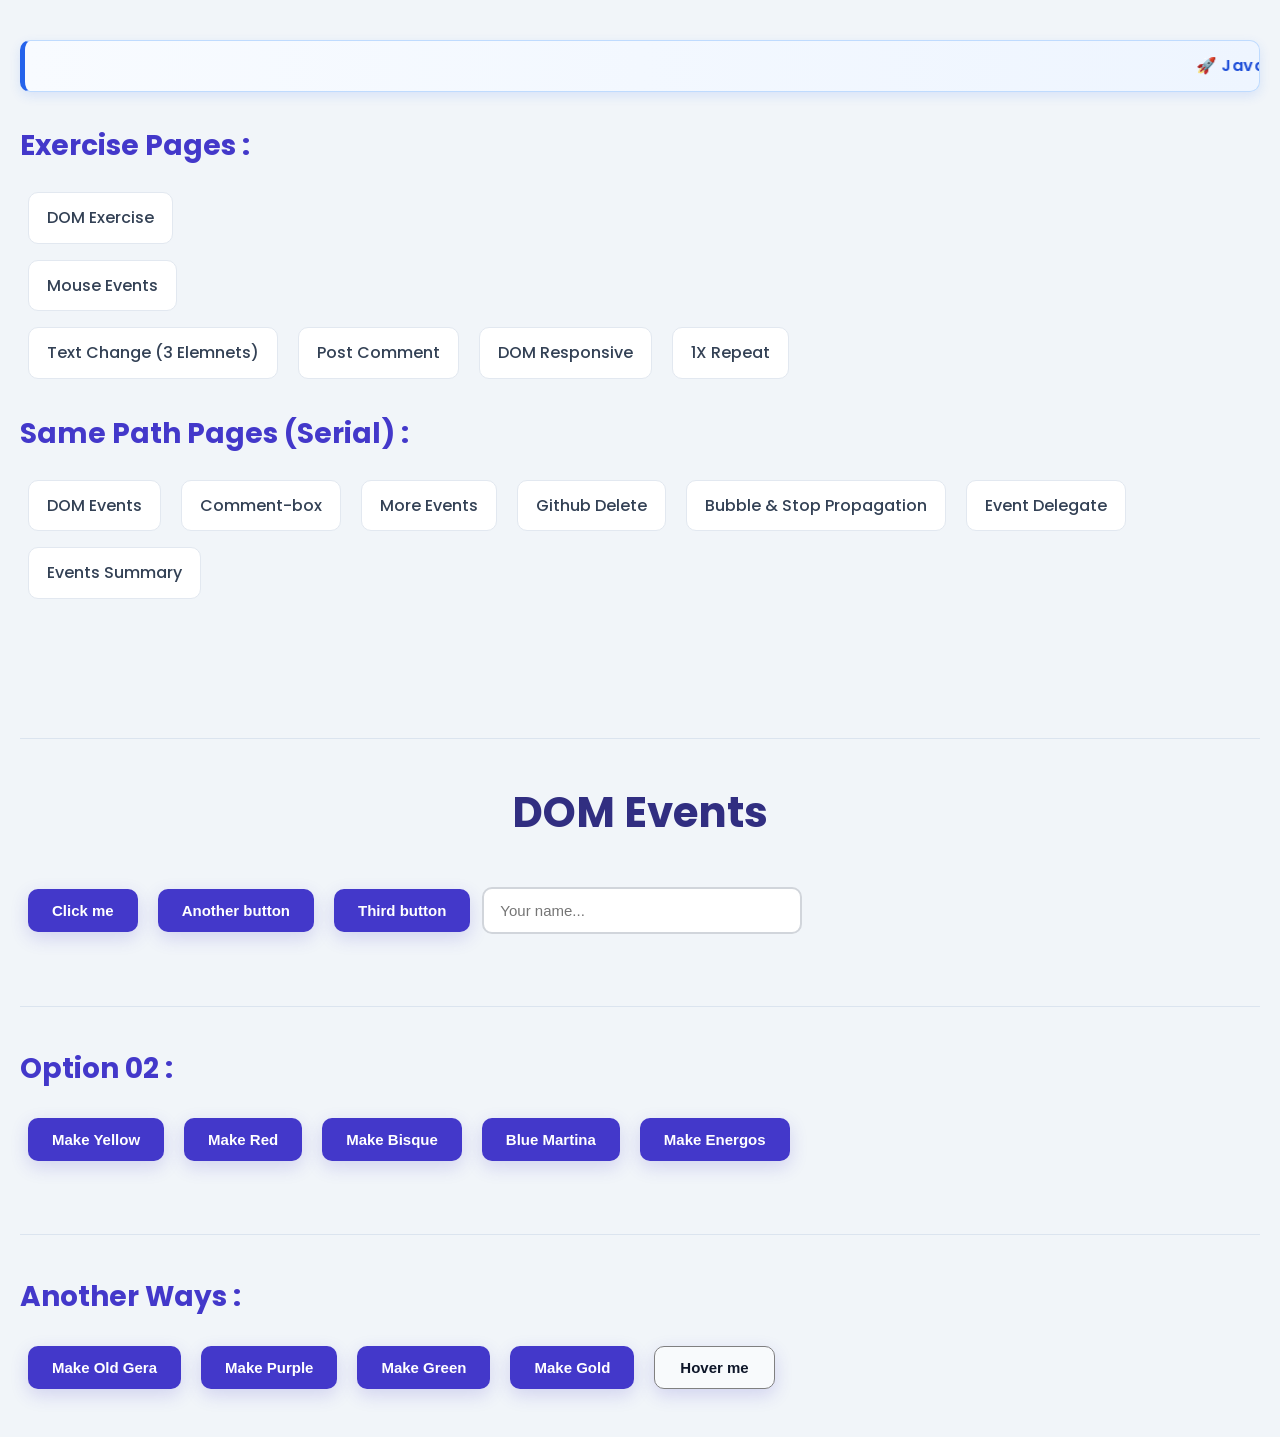
<file: index.html>
<!DOCTYPE html>
<html lang="en">

<head>
    <meta charset="UTF-8">
    <meta name="viewport" content="width=device-width, initial-scale=1.0">
    <title>DOM Events</title>
    <link rel="stylesheet" href="./styles/styles.css">


</head>

<body>

    <marquee class="notice" behavior="scroll" direction="left">
        🚀 JavaScript DOM learning is in progress... More examples and new updates are coming soon. Stay tuned! 😊
    </marquee>



    <section class="pages">
        <h2>Exercise Pages :</h2>
        <a href="Exercise/practice-dom.html">DOM Exercise</a> <br>
        <a href="Exercise/hover.html">Mouse Events</a> <br>
        <a href="Exercise/text-change.html">Text Change (3 Elemnets)</a>
        <a href="Exercise/comment.html">Post Comment</a>
        <a href="Exercise/DOM_responsive.html">DOM Responsive</a>
        <a href="Exercise/1X_repeat.html">1X Repeat</a>

        <h2>Same Path Pages (Serial) : </h2>
        <a href="events.html">DOM Events</a>
        <a href="comment-box.html">Comment-box</a>
        <a href="more-events.html">More Events</a>
        <a href="github-delete.html">Github Delete</a>
        <a href="bubble.html">Bubble & Stop Propagation</a>
        <a href="delegate.html">Event Delegate</a>
        <a href="summary.html">Events Summary</a>

    </section>

    <br><br>
    <hr>

    <h1>DOM Events</h1>
    <!-- Option 01 for event handler -->
    <button onclick="console.log(7)">Click me</button>
    <button onclick="console.log(69)">Another button</button>

    <!-- Single quote -->
    <button onclick="console.log('Hello brother!')">Third button</button>
    <input placeholder="Your name..." type="text">

    <br><br>
    <hr>

    <!-- Option 02 for event handler (function)-->
    <h2>Option 02 :</h2>
    <button onclick="makeYellow()">Make Yellow</button>
    <button onclick="makeRed()">Make Red</button>
    <button onclick="makeBisque()">Make Bisque</button>
    <button onclick="makeBlueMartina()">Blue Martina</button>
    <button onclick="makeEnergos()">Make Energos</button>

    <!-- Another ways --> <br><br>
    <hr>
    <h2>Another Ways :</h2>
    <button id="btn-make-old-gera">Make Old Gera</button>

    <!-- Not used way -->
    <button id="btn-make-purple">Make Purple</button>


    <!-- Option - 04 -->

    <button id="make-green-btn">Make Green</button>
    <button id="make-gold-btn">Make Gold</button>

    <button id="box">Hover me</button>




    <!--🟢 internal javascript -->
    <script>

        const hoverBtn = document.getElementById("box");

        hoverBtn.style.padding = "12px 25px";
        hoverBtn.style.border = "1px solid gray";
        hoverBtn.style.backgroundColor = "#f8fafc";
        hoverBtn.style.color = "#0f172a";
        hoverBtn.style.borderRadius = "10px";
        hoverBtn.style.transition = "0.3s ease";

        hoverBtn.addEventListener('mouseenter', function () {
            hoverBtn.style.backgroundColor = "#3b82f6";
            hoverBtn.style.color = "white";
            hoverBtn.style.border = "1px solid #2563eb";
            hoverBtn.style.transform = "scale(0.98)";
        });

        hoverBtn.addEventListener("mouseout", function () {
            hoverBtn.style.backgroundColor = "#f8fafc";
            hoverBtn.style.color = "#0f172a";
            hoverBtn.style.border = "1px solid #e5e7eb";
            hoverBtn.style.transform = "scale(1)";
        });








        // addEventListener('event type', handler) 🔥
        const btnGreen = document.getElementById("make-green-btn");
        btnGreen.addEventListener('click', function makeGreen() {
            document.body.style.backgroundColor = "green";
        })

        document.getElementById("make-gold-btn")
            .addEventListener('click', function makeGold() {
                document.body.style.backgroundColor = 'gold';
            })




        // Way - 01
        // <button onclick="console.log(7)">Click me</button>

        // Way - 03
        function makeYellow() {
            document.body.style.backgroundColor = "yellow";
        }

        // way - 03
        const makeOldGera = document.getElementById("btn-make-old-gera");
        makeOldGera.onclick = function makeOldGera() {
            document.body.style.backgroundColor = "#cf6a87";
        }

        // way- 04 (Not used)
        const btnMakePurple = document.getElementById("btn-make-purple");
        btnMakePurple.onclick = makePurple;  // Not Call


        function makePurple() {
            document.body.style.backgroundColor = "purple";
        }

    </script>



    <!--🟢 external javascript -->
    <script src="./script/01_events.js"></script>

</body>

</html>
</file>
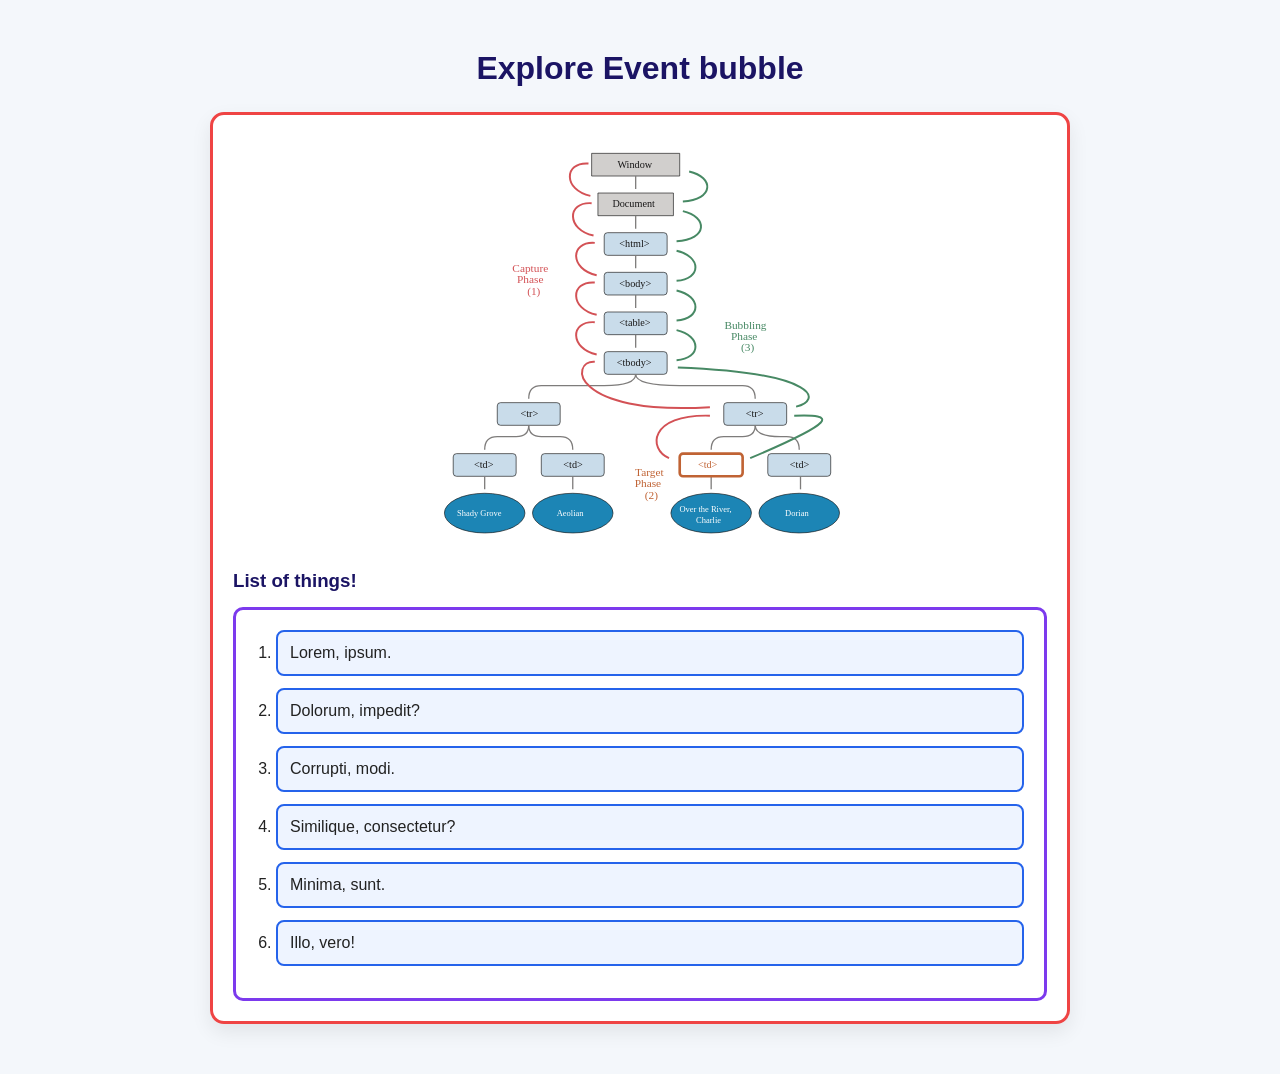
<file: bubble.html>
<!DOCTYPE html>
<html lang="en">

<head>
    <meta charset="UTF-8">
    <meta name="viewport" content="width=device-width, initial-scale=1.0">
    <title>Bubble</title>

    <style>
        * {
            margin: 0;
            padding: 0;
            box-sizing: border-box;
        }

        body {
            max-width: 900px;
            margin: 30px auto;
            padding: 20px;
            font-family: Arial, Helvetica, sans-serif;
            background: #f4f7fb;
            color: #222;
        }

        h1 {
            text-align: center;
            margin-bottom: 25px;
            color: #1B1464;
        }

        section {
            background: #fff;
            border: 3px solid #ef4444;
            border-radius: 14px;
            padding: 20px;
            box-shadow: 0 8px 20px rgba(0, 0, 0, .08);
        }

        h3 {
            margin: 20px 0 15px;
            color: #1B1464;
        }

        ol {
            border: 3px solid #7c3aed;
            border-radius: 10px;
            padding: 20px 20px 20px 40px;
        }

        li {
            background: #eef4ff;
            border: 2px solid #2563eb;
            border-radius: 8px;
            padding: 12px;
            margin-bottom: 12px;
            cursor: pointer;
            transition: .3s;
        }

        li:hover {
            background: #dbeafe;
            transform: translateX(5px);
        }

        img {
            display: block;
            width: 100%;
            max-width: 420px;
            margin: 0 auto 20px;
        }

        /* Tablet */
        @media (max-width:768px) {
            body {
                padding: 15px;
            }

            h1 {
                font-size: 28px;
            }
        }

        /* Mobile */
        @media (max-width:576px) {
            body {
                padding: 10px;
            }

            section,
            ol,
            li {
                padding: 15px;
            }

            ol {
                padding-left: 30px;
            }

            h1 {
                font-size: 24px;
            }

            h3 {
                font-size: 20px;
            }
        }
    </style>
</head>

<body id="body">

    <h1>Explore Event bubble</h1>

    <section id="list-container">
        <img src="./images/bubble.svg" alt="">
        <h3>List of things!</h3>
        <!-- ul>li#item-$*6>lorem2 -->
        <ol id="item-list">
            <li id="item-1">Lorem, ipsum.</li>
            <li id="item-2">Dolorum, impedit?</li>
            <li id="item-3">Corrupti, modi.</li>
            <li id="item-4">Similique, consectetur?</li>
            <li id="item-5">Minima, sunt.</li>
            <li id="item-6">Illo, vero!</li>
        </ol>
    </section>



    <script>
        // item-2 handler
        // এখানে item-2 click করলে -- list-2,ol,section,body ক্লিক হয়ে যাচ্ছে।
        // to stop - parameter event then,
        document.getElementById("item-2")
            .addEventListener("click", function (event) {
                event.stopPropagation()
                event.stopImmediatePropagation()
                console.log("Item 2 clicked")
            })

        // item-2 second click
        document.getElementById("item-2")
            .addEventListener("click", function (event) {
                console.log("Item 2 second clicked")
            })


        // list-item handler
        document.getElementById("item-list")
            .addEventListener("click", function () {
                console.log("ol clicked")
            })


        // section
        document.getElementById("list-container")
            .addEventListener("click", function () {
                console.log("section clicked")
            })

        // body
        document.getElementById("body")
            .addEventListener("click", function () {
                console.log("body clicked")
            })
    </script>
</body>

</html>
</file>
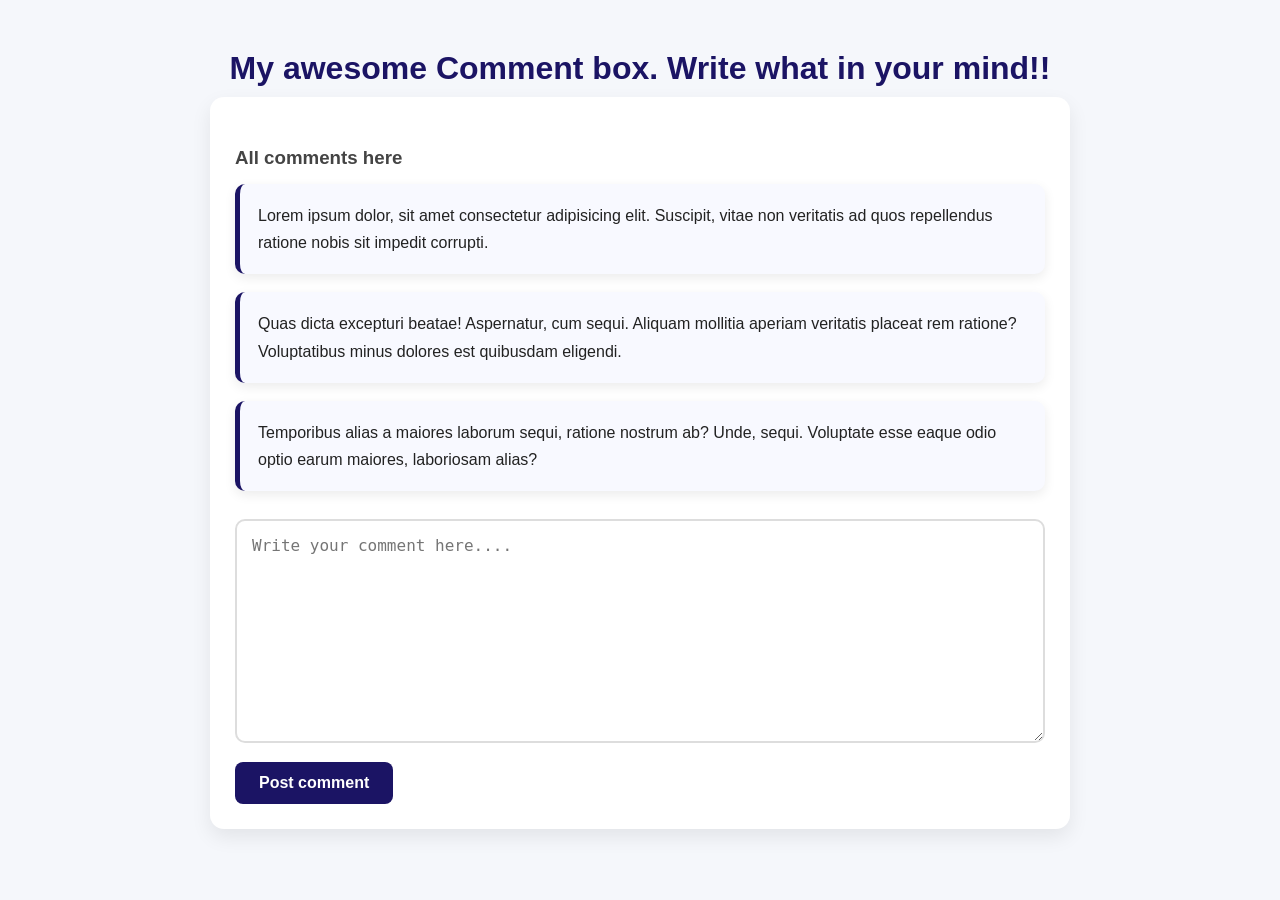
<file: comment-box.html>
<!DOCTYPE html>
<html lang="en">

<head>
    <meta charset="UTF-8">
    <meta name="viewport" content="width=device-width, initial-scale=1.0">
    <title>Comment Box</title>

    <style>
        * {
            margin: 0;
            padding: 0;
            box-sizing: border-box;
        }

        body {
            max-width: 900px;
            margin: 30px auto;
            padding: 20px;
            font-family: Arial, Helvetica, sans-serif;
            background: #f5f7fb;
            color: #222;
        }

        h1 {
            text-align: center;
            color: #1B1464;
            margin-bottom: 10px;
        }

        h3 {
            margin: 25px 0 15px;
            color: #444;
        }

        section {
            background: #fff;
            padding: 25px;
            border-radius: 14px;
            box-shadow: 0 8px 20px rgba(0, 0, 0, .08);
        }

        .comment {
            background: #f8f9ff;
            border-left: 5px solid #1B1464;
            border-radius: 10px;
            padding: 18px;
            margin-bottom: 18px;
            line-height: 1.7;
            box-shadow: 0 4px 12px rgba(0, 0, 0, .08);
        }

        textarea {
            width: 100%;
            min-height: 170px;
            padding: 15px;
            font-size: 16px;
            border: 2px solid #ddd;
            border-radius: 10px;
            resize: vertical;
            transition: .3s;
            margin-top: 10px;
        }

        textarea:focus {
            outline: none;
            border-color: #1B1464;
            box-shadow: 0 0 8px rgba(27, 20, 100, .2);
        }

        button {
            margin-top: 15px;
            padding: 12px 24px;
            border: none;
            border-radius: 8px;
            background: #1B1464;
            color: #fff;
            font-size: 16px;
            font-weight: 600;
            cursor: pointer;
            transition: .3s;
        }

        button:hover {
            background: #3129a0;
            transform: translateY(-2px);
        }

        button:active {
            transform: scale(.97);
        }

        /* Tablet */
        @media(max-width:768px) {
            body {
                padding: 15px;
            }

            section {
                padding: 20px;
            }
        }

        /* Mobile */
        @media(max-width:576px) {
            body {
                margin: 10px auto;
                padding: 10px;
            }

            h1 {
                font-size: 26px;
            }

            button {
                width: 100%;
            }

            textarea {
                min-height: 140px;
            }
        }
    </style>

</head>

<body>

    <h1>My awesome Comment box. Write what in your mind!!</h1>
    <section>
        <h3>All comments here</h3>

        <div id="comment-container">
            <p class="comment">Lorem ipsum dolor, sit amet consectetur adipisicing elit. Suscipit, vitae non veritatis
                ad quos repellendus ratione nobis sit impedit corrupti.</p>
            <p class="comment">Quas dicta excepturi beatae! Aspernatur, cum sequi. Aliquam mollitia aperiam veritatis
                placeat rem ratione? Voluptatibus minus dolores est quibusdam eligendi.</p>
            <p class="comment">Temporibus alias a maiores laborum sequi, ratione nostrum ab? Unde, sequi. Voluptate esse
                eaque odio optio earum maiores, laboriosam alias?</p>
        </div>
        <!-- <form> -->
        <textarea placeholder="Write your comment here...." cols="80" rows="10" name=""
            id="comment-text-box"></textarea> <br>
        <button id="btn-post-comment">Post comment</button>

        <!-- </form> -->
    </section>




    <script>

        // s-1: set an event handler to the button
        document.getElementById("btn-post-comment")
            .addEventListener("click", function () {

                // s-2: get the text written in the comment text area
                const commentTextBox = document.getElementById("comment-text-box");
                const newComment = commentTextBox.value;

                //    s-3: get the parent node where
                const commentContainer = document.getElementById("comment-container");

                //  s-4: create a comment paragraph and set the innerText
                const commentElement = document.createElement("p");
                commentElement.innerText = newComment;

                // s-5: append the new p tag to the parent node
                commentContainer.appendChild(commentElement)

                // styles
                commentElement.classList.add("comment")

                // s-6: clean the text area
                commentTextBox.value = "";
            })


    </script>

</body>

</html>
</file>
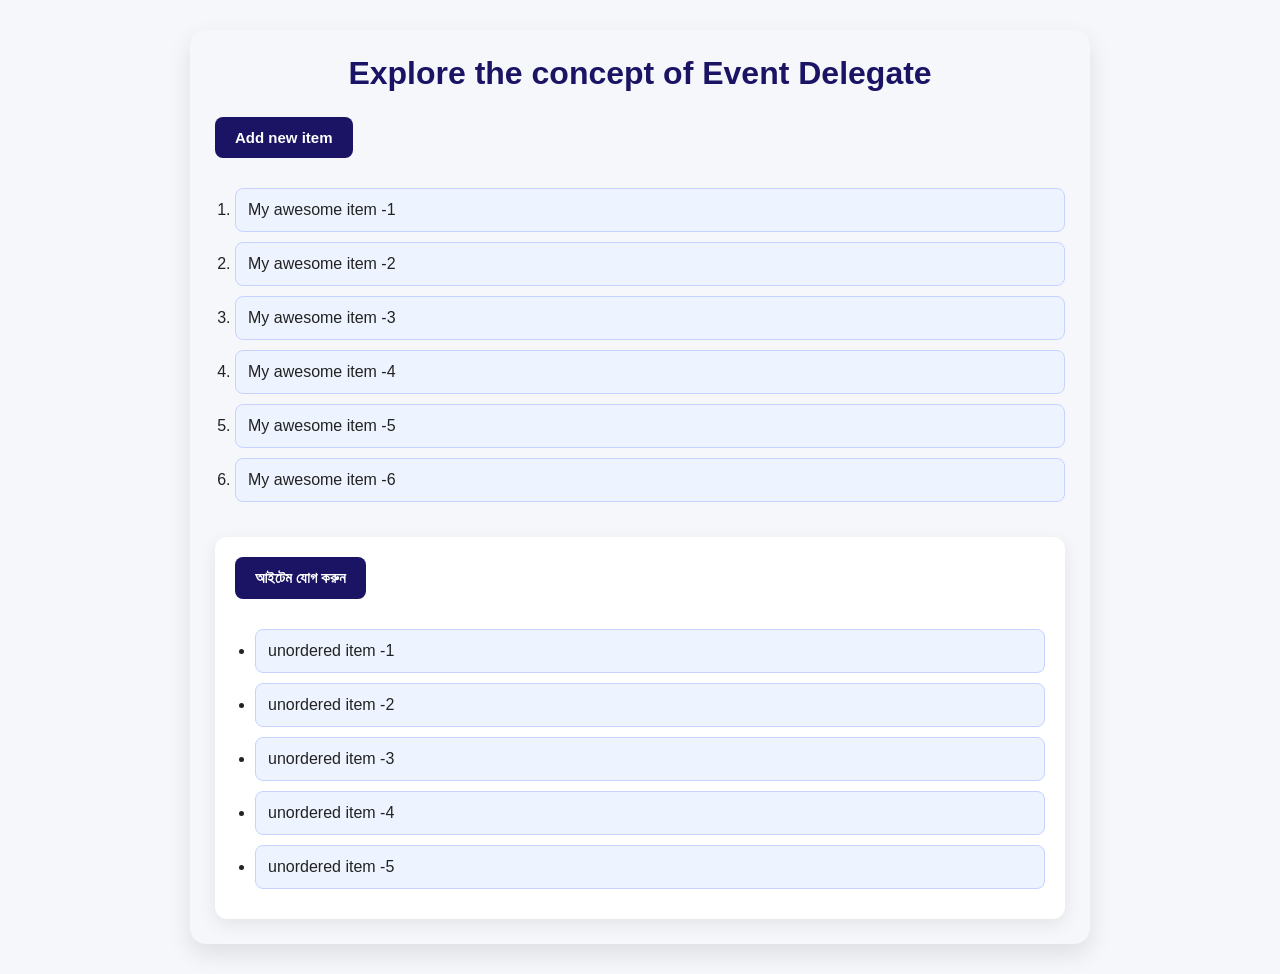
<file: delegate.html>
<!DOCTYPE html>
<html lang="en">

<head>
    <meta charset="UTF-8">
    <meta name="viewport" content="width=device-width, initial-scale=1.0">
    <title>Delegate</title>

    <style>
        * {
            margin: 0;
            padding: 0;
            box-sizing: border-box;
        }

        body {
            max-width: 900px;
            margin: 30px auto;
            padding: 25px;
            font-family: Arial, Helvetica, sans-serif;
            background: #f5f7fb;
            color: #222;
            box-shadow: 0 10px 25px rgba(0, 0, 0, .1);
            border-radius: 16px;
        }

        h1 {
            text-align: center;
            color: #1B1464;
            margin-bottom: 25px;
        }

        section {
            margin-top: 35px;
            padding: 20px;
            background: #fff;
            border-radius: 12px;
            box-shadow: 0 6px 18px rgba(0, 0, 0, .08);
        }

        button {
            padding: 12px 20px;
            border: none;
            border-radius: 8px;
            background: #1B1464;
            color: #fff;
            font-size: 15px;
            font-weight: 600;
            cursor: pointer;
            transition: .3s;
            margin-bottom: 20px;
        }

        button:hover {
            background: #3129a0;
            transform: translateY(-2px);
        }

        button:active {
            transform: scale(.97);
        }

        ol,
        ul {
            margin-left: 20px;
        }

        li {
            background: #eef4ff;
            border: 1px solid #c7d2fe;
            border-radius: 8px;
            padding: 12px;
            margin: 10px 0;
            cursor: pointer;
            transition: .3s;
        }

        li:hover {
            background: #dbeafe;
            transform: translateX(6px);
        }

        @media (max-width:768px) {

            body {
                margin: 15px;
                padding: 20px;
            }
        }

        @media (max-width:576px) {

            body {
                margin: 10px;
                padding: 15px;
            }

            h1 {
                font-size: 24px;
            }

            button {
                width: 100%;
            }

            li {
                font-size: 15px;
            }
        }
    </style>
    
</head>

<body>



    <h1>Explore the concept of Event Delegate</h1>
    <!-- ol#item-list>li.item*6{My awesome item -$} -->
    <button id="btn-add-item">Add new item</button>
    <ol id="item-list">
        <li class="item">My awesome item -1</li>
        <li class="item">My awesome item -2</li>
        <li class="item">My awesome item -3</li>
        <li class="item">My awesome item -4</li>
        <li class="item">My awesome item -5</li>
        <li class="item">My awesome item -6</li>
    </ol>


    <script>

        // লুপ না করে ......
        // const items = document.getElementsByClassName("item");
        // for (const item of items) {
        //     item.addEventListener('click', function (event) {
        //         // console.log(event.target.parentNode.parentNode)
        //         event.target.parentNode.removeChild(event.target)
        //     })
        // }


        // পেরেন্টে এড করবো delegate
        document.getElementById("item-list").addEventListener("click", function (event) {
            // console.log(event.target)
            event.target.parentNode.removeChild(event.target)
        })

        // add a new item;
        document.getElementById("btn-add-item").addEventListener("click", function () {
            const ol = document.getElementById("item-list");
            const li = document.createElement("li");
            li.innerText = "New item";

            li.classList.add("item")
            ol.appendChild(li)
        })
    </script>



    <section>
        <button id="add-btn">আইটেম যোগ করুন</button>
        <ul id="list">
            <li>unordered item -1</li>
            <li>unordered item -2</li>
            <li>unordered item -3</li>
            <li>unordered item -4</li>
            <li>unordered item -5</li>
        </ul>
    </section>

    <script>
        document.getElementById("list").addEventListener("click", function (event) {
            event.target.parentNode.removeChild(event.target)
        })

        document.getElementById("add-btn").addEventListener("click", function (event) {
            const listCon = document.getElementById('list');
            const itemElement = document.createElement("li");
            itemElement.innerText = "নতুন আইটেম"
            listCon.appendChild(itemElement)
        })

    </script>
</body>

</html>
</file>
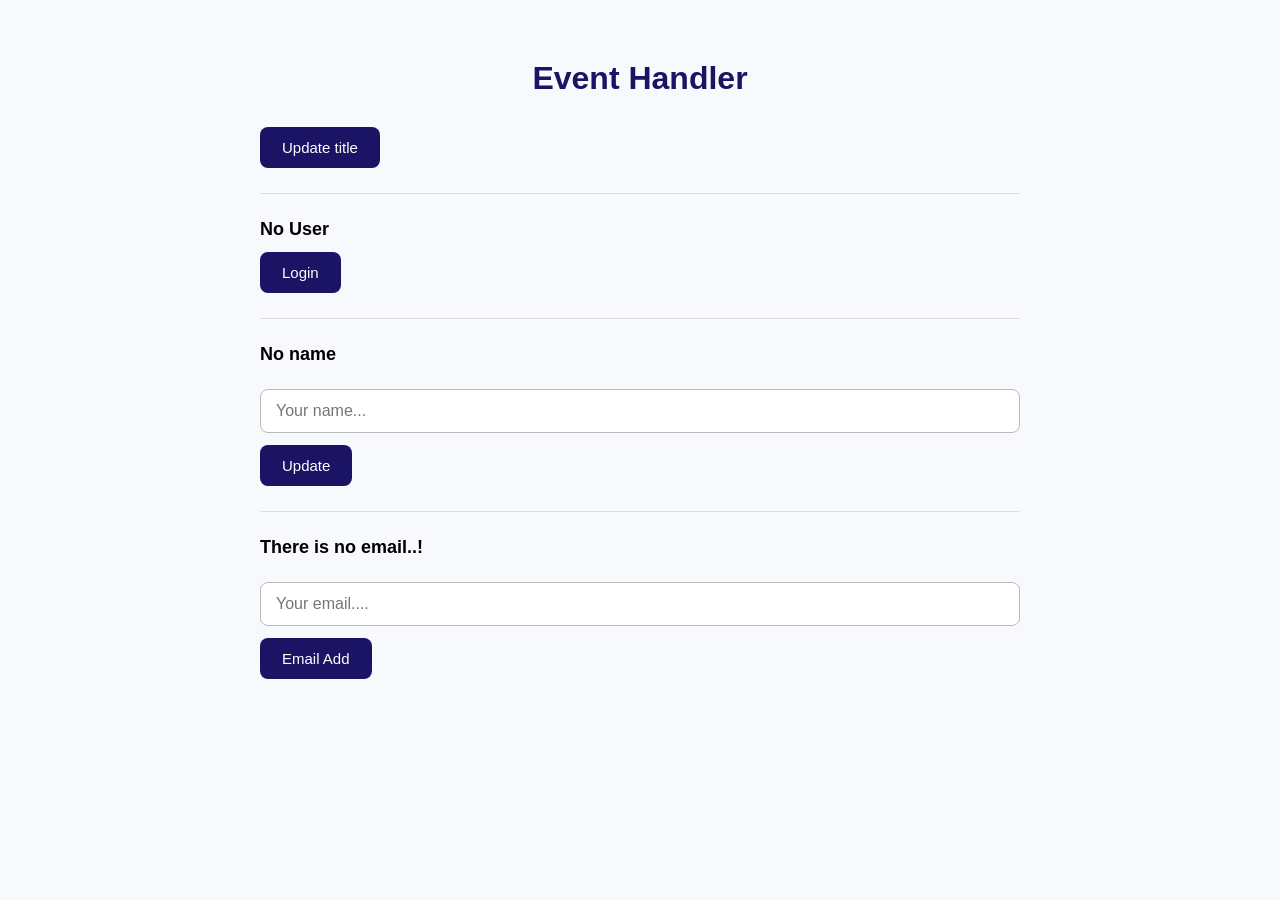
<file: events.html>
<!DOCTYPE html>
<html lang="en">

<head>
    <meta charset="UTF-8">
    <meta name="viewport" content="width=device-width, initial-scale=1.0">
    <title>Handler</title>
    <style>
        * {
            margin: 0;
            padding: 0;
            box-sizing: border-box;
        }

        body {
            max-width: 800px;
            margin: 40px auto;
            padding: 20px;
            font-family: Arial, Helvetica, sans-serif;
            background: #f8f9fc;
        }

        h1 {
            text-align: center;
            color: #1B1464;
            margin-bottom: 30px;
        }

        hr {
            margin: 25px 0;
            border: none;
            border-top: 1px solid #ddd;
        }

        p {
            font-size: 18px;
            font-weight: 600;
            margin-bottom: 12px;
        }

        input {
            width: 100%;
            padding: 12px 15px;
            border: 1px solid #bbb;
            border-radius: 8px;
            font-size: 16px;
            margin: 12px 0;
            transition: .3s;
        }

        input:focus {
            outline: none;
            border-color: #1B1464;
            box-shadow: 0 0 6px rgba(27, 20, 100, .25);
        }

        button {
            padding: 12px 22px;
            border: none;
            border-radius: 8px;
            background: #1B1464;
            color: #fff;
            cursor: pointer;
            font-size: 15px;
            transition: .3s;
        }

        button:hover {
            background: #3429c7;
        }

        button:active {
            transform: scale(.98);
        }

        @media(max-width:576px) {

            body {
                margin: 15px;
                padding: 15px;
            }

            button {
                width: 100%;
            }

            h1 {
                font-size: 28px;
            }
        }
    </style>
</head>

<body>

    <h1 id="title-text">Event Handler </h1>
    <button id="btn-update-title">Update title</button>
    <br>
    <hr>

    <p id="user-info">No User</p>
    <button id="btn-login">Login</button>
    <br>
    <hr>

    <!-- Handle input text -->
    <p id="name">No name</p>
    <input id="input-name" type="text" placeholder="Your name...">
    <button id="btn-update">Update</button>
    <br>
    <hr>

    <p id="email-name">There is no email..!</p>
    <input id="email-text" type="email" placeholder="Your email....">
    <button id="email-add-btn">Email Add</button>



    <script>

    </script>

    <script src="./script/02_handler.js"></script>
</body>

</html>
</file>
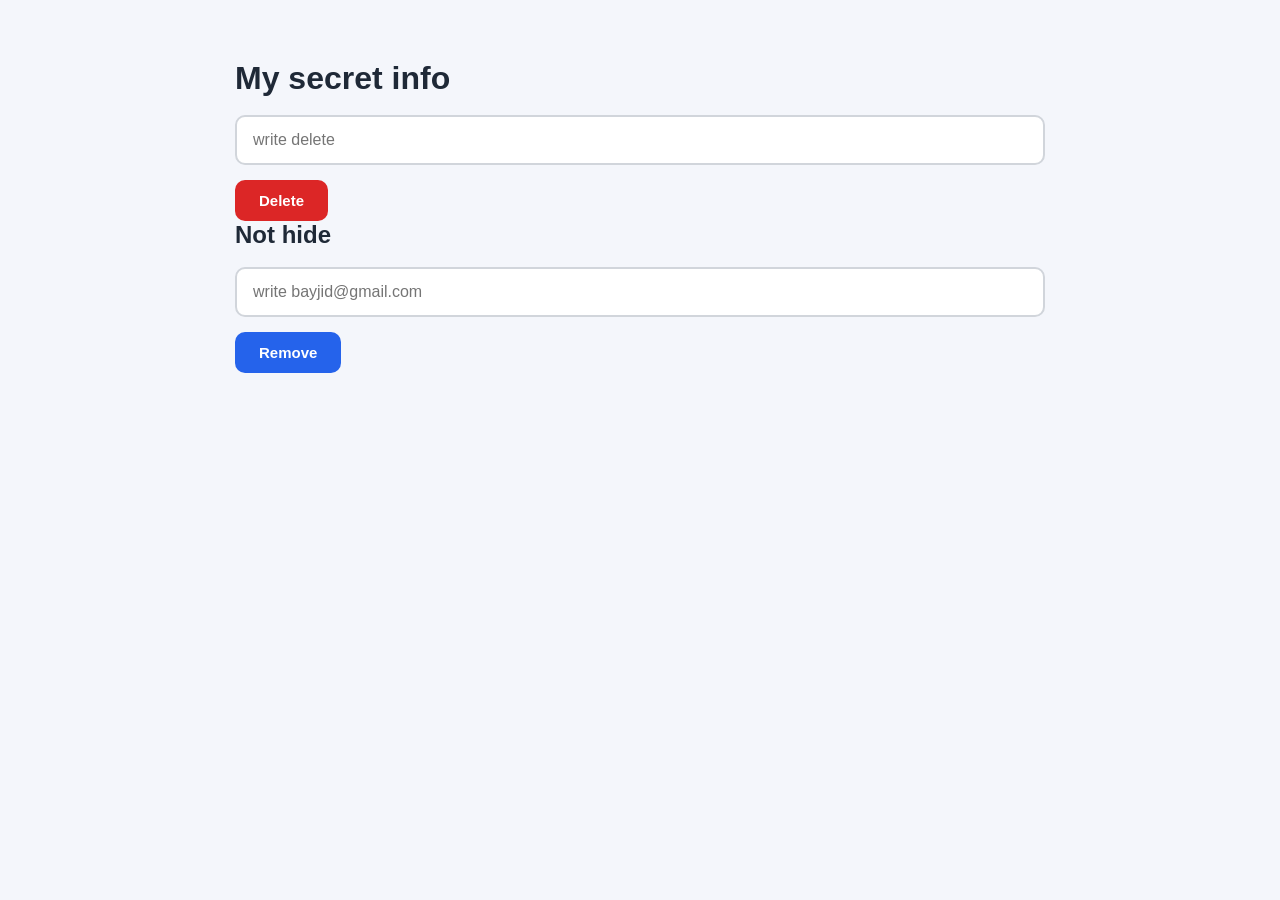
<file: github-delete.html>
<!DOCTYPE html>
<html lang="en">

<head>
    <meta charset="UTF-8">
    <meta name="viewport" content="width=device-width, initial-scale=1.0">
    <title>Github Delete</title>

    <style>
        * {
            margin: 0;
            padding: 0;
            box-sizing: border-box;
        }

        body {
            font-family: Arial, Helvetica, sans-serif;
            background: #f4f6fb;
            max-width: 850px;
            margin: 40px auto;
            padding: 20px;
        }

        .card {
            background: #fff;
            border-radius: 16px;
            padding: 25px;
            margin-bottom: 30px;
            box-shadow: 0 10px 25px rgba(0, 0, 0, .08);
            border-left: 6px solid #dc2626;
        }

        .card:nth-child(2) {
            border-left-color: #2563eb;
        }

        h1,
        h2 {
            margin-bottom: 18px;
            color: #1f2937;
        }

        .info {
            color: #6b7280;
            margin-bottom: 18px;
            line-height: 1.6;
        }

        input {
            width: 100%;
            padding: 14px 16px;
            font-size: 16px;
            border: 2px solid #d1d5db;
            border-radius: 10px;
            margin-bottom: 15px;
            transition: .3s;
        }

        input:focus {
            outline: none;
            border-color: #2563eb;
            box-shadow: 0 0 10px rgba(37, 99, 235, .2);
        }

        button {
            padding: 12px 24px;
            border: none;
            border-radius: 10px;
            font-size: 15px;
            font-weight: bold;
            cursor: pointer;
            transition: .3s;
        }

        button:disabled {
            background: #cbd5e1;
            color: #64748b;
            cursor: not-allowed;
        }

        #btn-delete {
            background: #dc2626;
            color: white;
        }

        #btn-delete:not(:disabled):hover {
            background: #b91c1c;
        }

        #btn-remove {
            background: #2563eb;
            color: white;
        }

        #btn-remove:not(:disabled):hover {
            background: #1d4ed8;
        }

        @media(max-width:600px) {

            body {
                margin: 15px;
                padding: 10px;
            }

            .card {
                padding: 20px;
            }

            button {
                width: 100%;
            }
        }
    </style>
</head>

<body>

    <!-- বাটন প্রথমে ডিজেবলড অবস্থায় থাকবে, যখন "ডিলেট" লেখা হবে তখন এনাবল হবে । -->

    <h1 id="secret-info">My secret info</h1>
    <input id="input-delete" placeholder="write delete" type="text">
    <button id="btn-delete" disabled>Delete</button>



    <h2 id="not-hide">Not hide</h2>
    <input id="input-email" placeholder="write bayjid@gmail.com" type="email">
    <button id="btn-remove" disabled>Remove</button>



    <script>

        document.getElementById("input-email").addEventListener("keyup", function (event) {
            const text = event.target.value;
            const btnRemove = document.getElementById("btn-remove");


            if (text === "bayjid@gmail.com") {
                btnRemove.removeAttribute("disabled");
                const notHide = document.getElementById("not-hide");
                notHide.style.display = "none";

                // btnRemove.addEventListener("click", function () {
                //     notHide.innerText = "Successfully works!"
                //     notHide.style.color = "blue";
                // })

            }
            else {
                btnRemove.setAttribute("disabled", true)
            }

        })





        document.getElementById("input-delete")
            .addEventListener("keyup", function (event) {
                const text = event.target.value;
                const btnDelete = document.getElementById("btn-delete");

                if (text === "delete") {
                    btnDelete.removeAttribute("disabled")
                    const scretTag = document.getElementById("secret-info");
                    scretTag.style.display = 'none';
                }
                else {
                    btnDelete.setAttribute("disabled", true)
                }
            })

    </script>
</body>

</html>
</file>
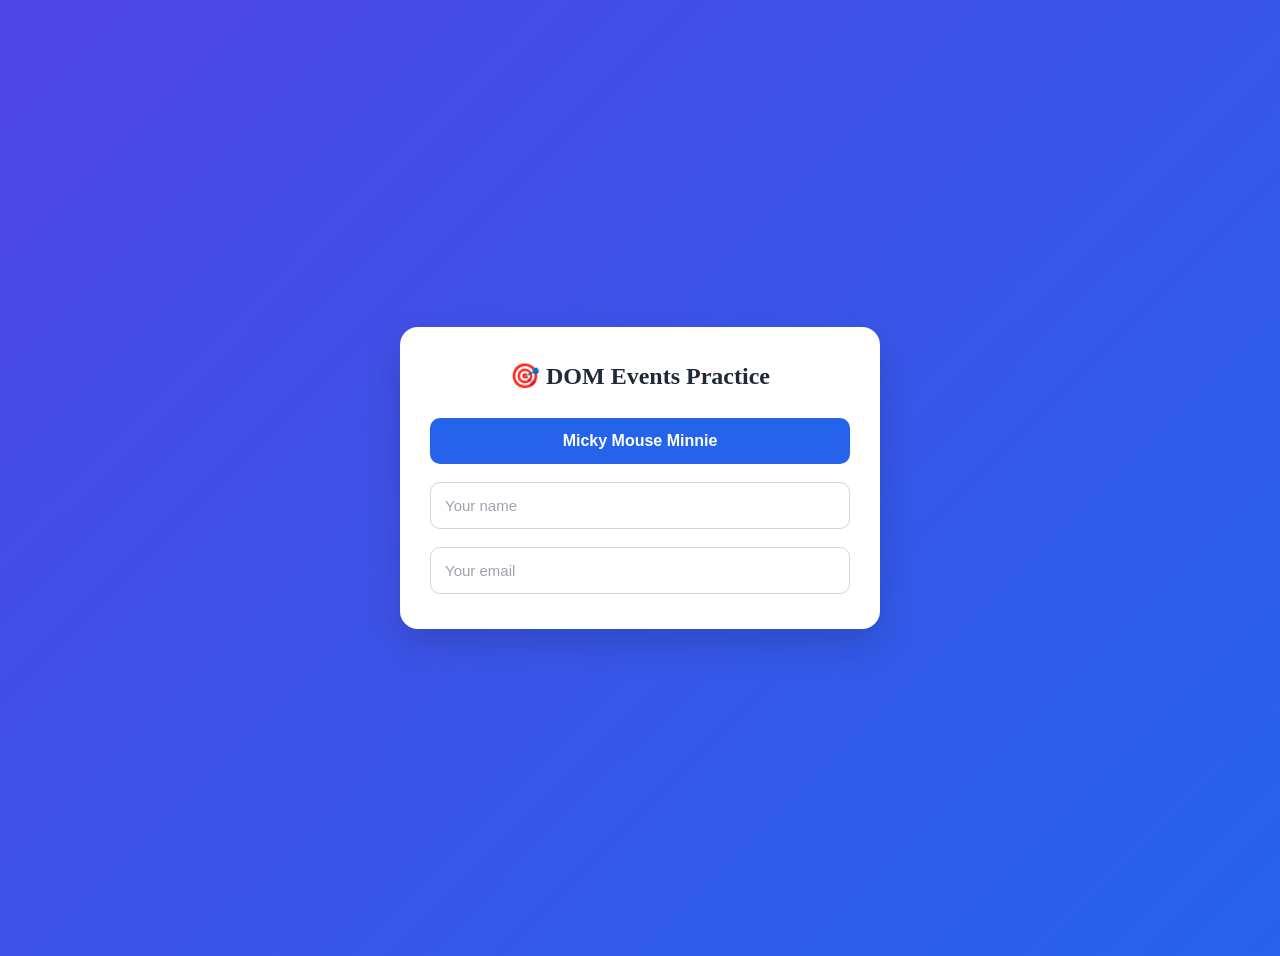
<file: more-events.html>
<!DOCTYPE html>
<html lang="en">

<head>
    <meta charset="UTF-8">
    <meta name="viewport" content="width=device-width, initial-scale=1.0">
    <title>More Events</title>
    <style>
        <style>* {
            margin: 0;
            padding: 0;
            box-sizing: border-box;
            font-family: "Segoe UI", sans-serif;
        }

        body {
            min-height: 100vh;
            display: flex;
            justify-content: center;
            align-items: center;
            background: linear-gradient(135deg, #4f46e5, #2563eb);
            padding: 20px;
        }

        section {
            width: 100%;
            max-width: 420px;
            background: #fff;
            padding: 35px 30px;
            border-radius: 18px;
            box-shadow: 0 15px 35px rgba(0, 0, 0, 0.15);
            display: flex;
            flex-direction: column;
            gap: 18px;
        }

        section::before {
            content: "🎯 DOM Events Practice";
            text-align: center;
            font-size: 24px;
            font-weight: 700;
            color: #1f2937;
            margin-bottom: 10px;
        }

        button {
            padding: 14px;
            border: none;
            border-radius: 10px;
            background: #2563eb;
            color: white;
            font-size: 16px;
            font-weight: 600;
            cursor: pointer;
            transition: .3s;
        }

        button:hover {
            background: #1d4ed8;
            transform: translateY(-2px);
        }

        button:active {
            transform: scale(.98);
        }

        input {
            padding: 14px;
            border: 1.5px solid #d1d5db;
            border-radius: 10px;
            font-size: 15px;
            transition: .3s;
        }

        input::placeholder {
            color: #9ca3af;
        }

        input:focus {
            outline: none;
            border-color: #2563eb;
            box-shadow: 0 0 0 4px rgba(37, 99, 235, .15);
        }

        @media (max-width: 500px) {
            section {
                padding: 25px 20px;
            }

            section::before {
                font-size: 20px;
            }

            button,
            input {
                font-size: 15px;
            }
        }
    </style>
    </style>

</head>

<body>

    <section>
        <button id="btn-mouse">Micky Mouse Minnie</button>
        <input type="text" id="user-name" placeholder="Your name">
        <input type="text" id="user-email" placeholder="Your email">
    </section>


    <script>
        // document.getElementById("btn-mouse").addEventListener("mouseenter", function () {
        //     console.log("event trigger")
        // })

        // document.getElementById("btn-mouse").addEventListener("mousemove", function () {
        //     console.log("event trigger")
        // })

        // document.getElementById("btn-mouse").addEventListener("mouseout", function () {
        //     console.log("event trigger")
        // })

        // document.getElementById("user-name").addEventListener("focus", function () {
        //     console.log("user about to write")
        // })

        // document.getElementById("user-email").addEventListener("focus", function () {
        //     console.log("user about to email")
        // })

        // document.getElementById("user-email").addEventListener("blur", function () {
        //     console.log("user done with email")
        // })

        // document.getElementById("user-name").addEventListener("keydown", function (event) {
        //     console.log('typing', event.target.value) // Event কোথায় হচ্ছে?
        // })

        document.getElementById("user-name").addEventListener("keyup", function (event) {
            console.log('typing', event.target.value) // Event কোথায় হচ্ছে?
        })


    </script>
</body>

</html>
</file>
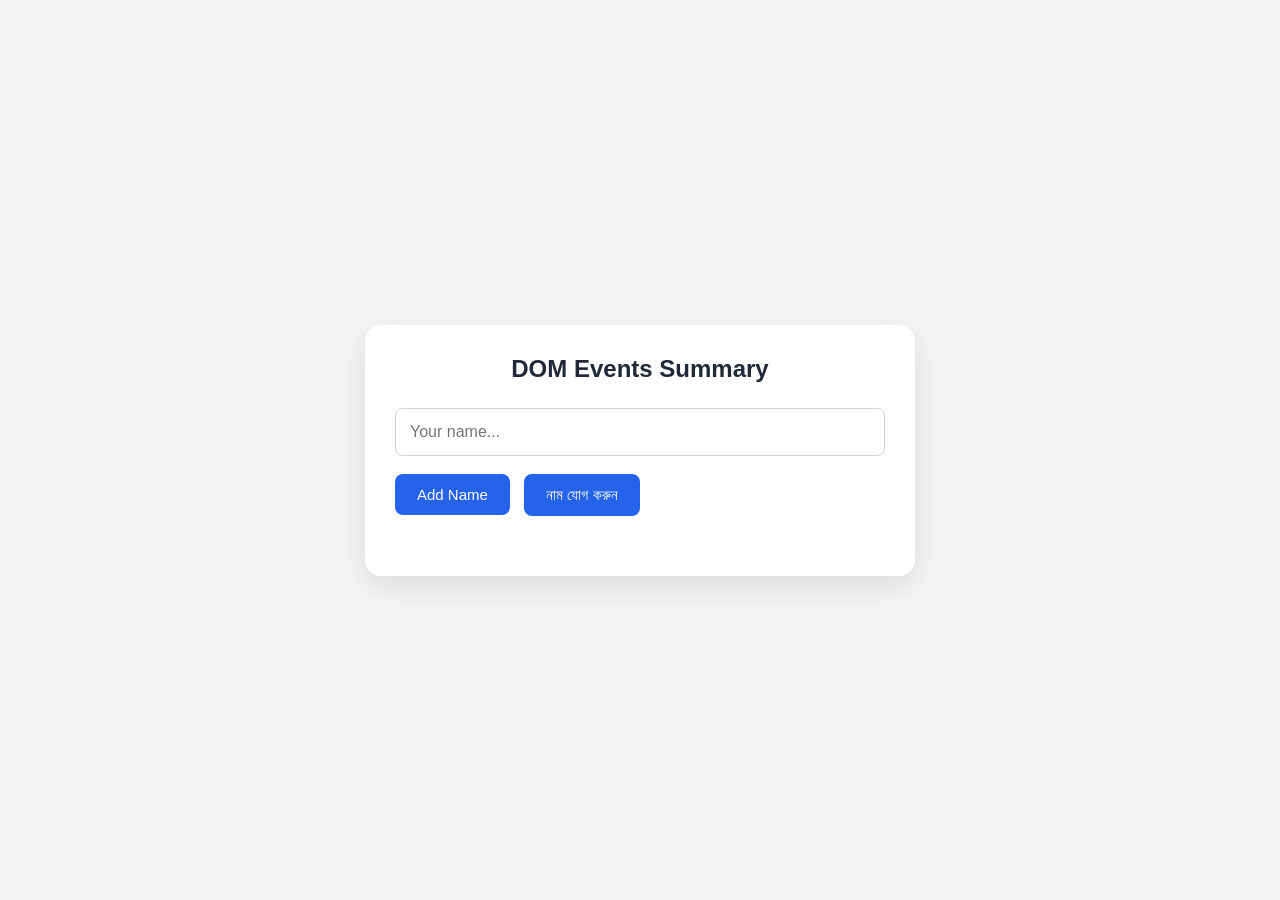
<file: summary.html>
<!DOCTYPE html>
<html lang="en">

<head>
    <meta charset="UTF-8">
    <meta name="viewport" content="width=device-width, initial-scale=1.0">
    <title>DOM Events summary</title>

    <style>
        * {
            margin: 0;
            padding: 0;
            box-sizing: border-box;
            font-family: "Segoe UI", sans-serif;
        }

        body {
            background: #f3f4f6;
            display: flex;
            justify-content: center;
            align-items: center;
            min-height: 100vh;
            padding: 20px;
        }

        section {
            width: 100%;
            max-width: 550px;
            background: #fff;
            padding: 30px;
            border-radius: 16px;
            box-shadow: 0 10px 30px rgba(0, 0, 0, .1);
        }

        h1 {
            text-align: center;
            margin-bottom: 25px;
            color: #1f2937;
        }

        input {
            width: 100%;
            padding: 14px;
            border: 1px solid #d1d5db;
            border-radius: 8px;
            font-size: 16px;
            margin-bottom: 18px;
            transition: .3s;
        }

        input:focus {
            outline: none;
            border-color: #2563eb;
            box-shadow: 0 0 0 4px rgba(37, 99, 235, .15);
        }

        button {
            padding: 12px 22px;
            border: none;
            border-radius: 8px;
            cursor: pointer;
            font-size: 15px;
            color: white;
            background: #2563eb;
            transition: .3s;
            margin-right: 10px;
            margin-bottom: 20px;
        }

        button:hover {
            background: #1d4ed8;
        }

        #name-container {
            margin-top: 10px;
        }

        #name-container p {
            background: #f8fafc;
            border-left: 5px solid #2563eb;
            padding: 15px;
            margin-bottom: 12px;
            border-radius: 8px;
            box-shadow: 0 4px 10px rgba(0, 0, 0, .08);
            font-size: 16px;
            color: #374151;
            word-break: break-word;
        }

        @media (max-width: 600px) {
            section {
                padding: 20px;
            }

            button {
                width: 100%;
                margin-right: 0;
            }
        }
    </style>

</head>

<body>

    <section>
        <h1>DOM Events Summary</h1>
        <input id="name-input" type="text" placeholder="Your name...">
        <button onclick="addName()">Add Name</button>
        <button id="btn-add-name">নাম যোগ করুন </button>

        <div id="name-container">
            <!-- Users will be added -->
        </div>
    </section>


    <script>
        // function callback (Sometimes used)
        function addName() {
            const nameInput = document.getElementById("name-input");
            const name = nameInput.value;

            const nameContainer = document.getElementById("name-container");
            const p = document.createElement("p");
            p.innerText = name;

            nameContainer.appendChild(p)
            nameInput.value = "";
        }


        // addEventListener (best practice)
        document.getElementById("btn-add-name").addEventListener("click", function () {
            const nameInput = document.getElementById("name-input");
            const name = nameInput.value;

            const nameContainer = document.getElementById("name-container");
            const nameElement = document.createElement("p");
            nameElement.innerText = name;

            nameContainer.appendChild(nameElement)
            nameInput.value = ""
        })

    </script>
</body>

</html>
</file>
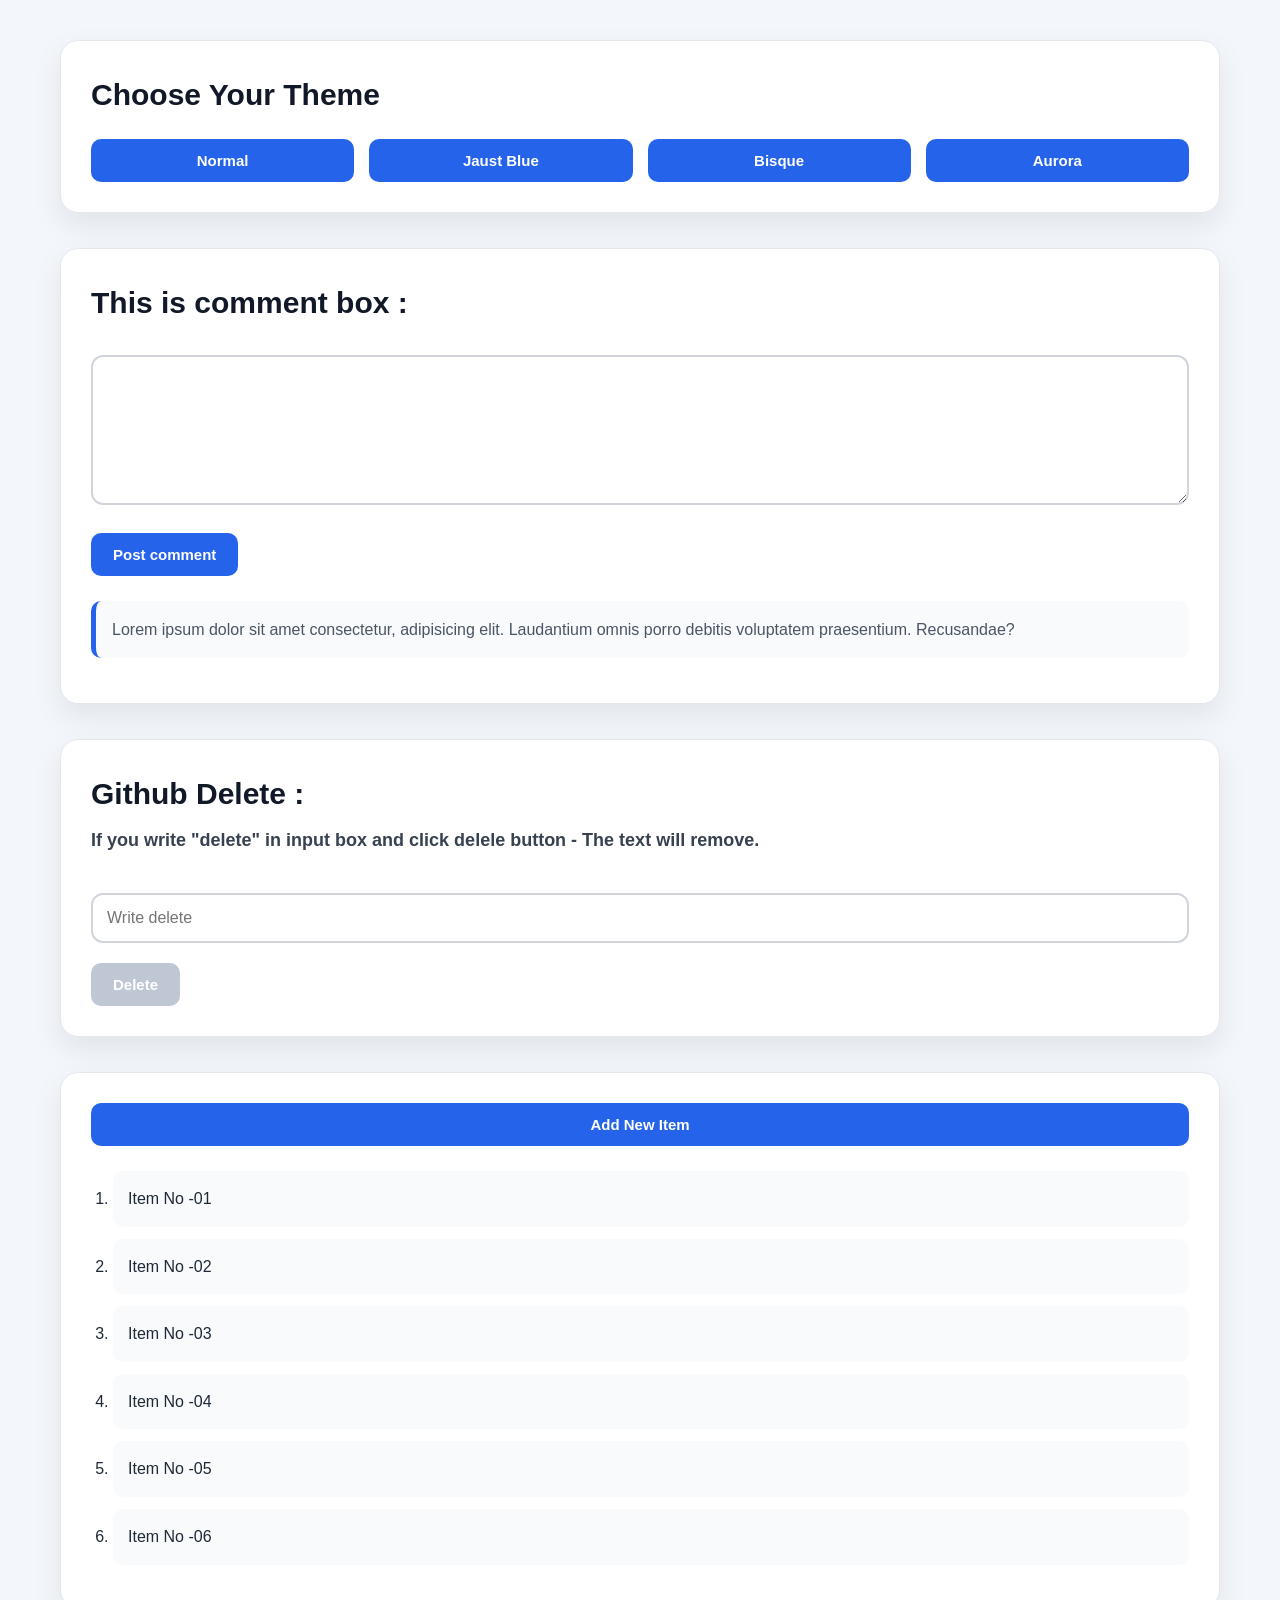
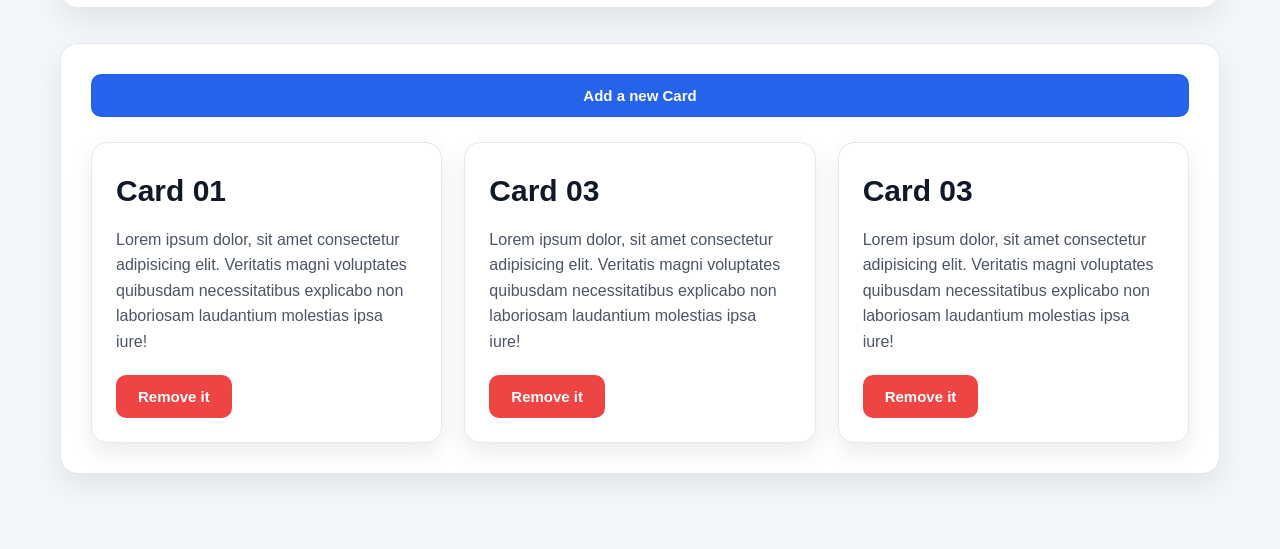
<file: Exercise/1X_repeat.html>
<!DOCTYPE html>
<html lang="en">

<head>
    <meta charset="UTF-8">
    <meta name="viewport" content="width=device-width, initial-scale=1.0">
    <title>1X Repeat</title>
    <link rel="stylesheet" href="1X_styles.css">
</head>

<body>

    <section id="theme-section">
        <h2>Choose Your Theme</h2>
        <div>

            <button onclick="normalTheme()">Normal</button>
            <button id="make-jaustBlue">Jaust Blue</button>
            <button onclick="makeBisque()">Bisque</button>
            <button id="aurora-btn">Aurora</button>
        </div>
    </section>



    <section id="comment-box">
        <h2>This is comment box :</h2>
        <textarea name="" id="comment-textarea"></textarea>
        <button id="post-comment-btn">Post comment</button>

        <div id="comment-container">
            <p>Lorem ipsum dolor sit amet consectetur, adipisicing elit. Laudantium omnis porro debitis voluptatem
                praesentium. Recusandae?</p>
        </div>
    </section>



    <section id="github-delete">
        <h2>Github Delete :</h2>
        <h3 id="text-h3">If you write "delete" in input box and click delele button - The text will remove.</h3>
        <input id="delete-input" placeholder="Write delete" type="text">
        <button id="github-delete-btn" disabled>Delete</button>
    </section>




    <section id="item-add-remove">
        <button id="item-add-btn">Add New Item</button>

        <ol id="ol-list">
            <li class="list-item">Item No -01</li>
            <li class="list-item">Item No -02</li>
            <li class="list-item">Item No -03</li>
            <li class="list-item">Item No -04</li>
            <li class="list-item">Item No -05</li>
            <li class="list-item">Item No -06</li>
        </ol>
    </section>




    <section id="card-section">
        <div class="full-width-add-btn">
            <button id="add-new-card">Add a new Card</button>
        </div>

        <div id="card-container">
            <!-- card 01 -->
            <div class="card">
                <h2>Card 01</h2>
                <p>Lorem ipsum dolor, sit amet consectetur adipisicing elit. Veritatis magni voluptates quibusdam
                    necessitatibus explicabo non laboriosam laudantium molestias ipsa iure!</p>
                <button class="remove-card-btn">Remove it</button>
            </div>
            <!-- card 02 -->
            <div class="card">
                <h2>Card 03</h2>
                <p>Lorem ipsum dolor, sit amet consectetur adipisicing elit. Veritatis magni voluptates quibusdam
                    necessitatibus explicabo non laboriosam laudantium molestias ipsa iure!</p>
                <button class="remove-card-btn">Remove it</button>
            </div>
            <!-- card 03 -->
            <div class="card">
                <h2>Card 03</h2>
                <p>Lorem ipsum dolor, sit amet consectetur adipisicing elit. Veritatis magni voluptates quibusdam
                    necessitatibus explicabo non laboriosam laudantium molestias ipsa iure!</p>
                <button class="remove-card-btn">Remove it</button>
            </div>
        </div>

    </section>







    <script>
    </script>

    <script src="1X_repeat.js"></script>
</body>

</html>
</file>
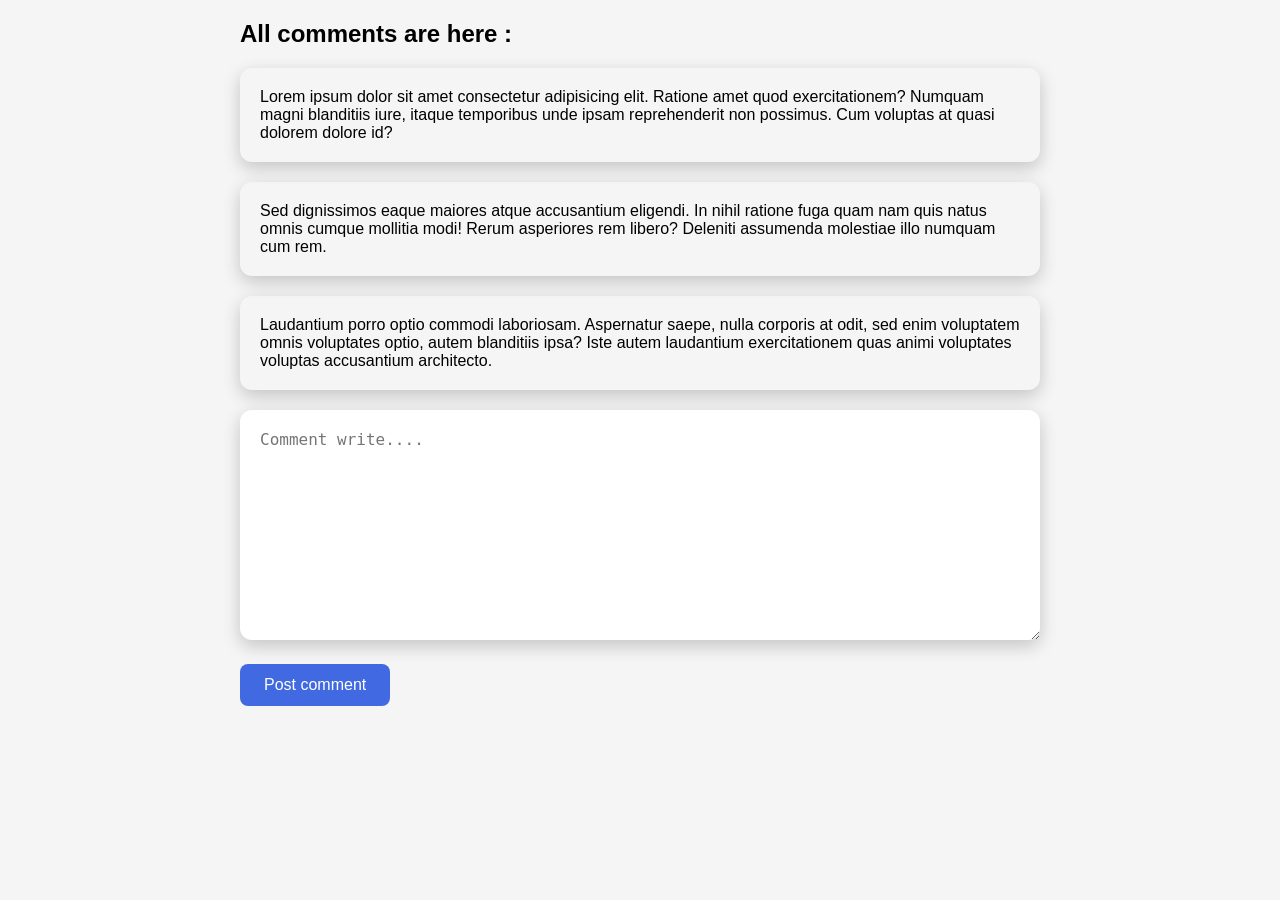
<file: Exercise/comment.html>
<!DOCTYPE html>
<html lang="en">

<head>
    <meta charset="UTF-8">
    <meta name="viewport" content="width=device-width, initial-scale=1.0">
    <title>Document</title>
</head>

<style>
    * {
        margin: 0;
        padding: 0;
        box-sizing: border-box;
    }

    body {
        margin: 20px;
        font-family: Arial, sans-serif;
        background: #f5f5f5;
    }

    section {
        max-width: 800px;
        margin: auto;
    }

    h1 {
        margin-bottom: 20px;
    }

    .comment,
    textarea {
        width: 100%;
        border: none;
        border-radius: 12px;
        padding: 20px;
        margin-bottom: 20px;
        box-shadow: 0 6px 18px rgba(0, 0, 0, 0.2);
        font-size: 16px;
    }

    textarea {
        resize: vertical;
        min-height: 150px;
    }

    button {
        padding: 12px 24px;
        border: none;
        border-radius: 8px;
        background: royalblue;
        color: white;
        font-size: 16px;
        cursor: pointer;
        transition: 0.3s;
    }

    button:hover {
        background: #1f4fd6;
    }

    /* Tablet */
    @media (max-width: 768px) {
        body {
            margin: 15px;
        }

        h1 {
            font-size: 28px;
        }

        .comment,
        textarea {
            padding: 18px;
        }

        button {
            width: 100%;
        }
    }

    /* Mobile */
    @media (max-width: 480px) {
        body {
            margin: 10px;
        }

        h1 {
            font-size: 22px;
        }

        .comment,
        textarea {
            padding: 15px;
            font-size: 15px;
        }

        textarea {
            min-height: 120px;
        }

        button {
            width: 100%;
            padding: 14px;
            font-size: 16px;
        }
    }
</style>

<body>


    <section>

        <h1>All comments are here :</h1>
        <div id="comment-container">
            <p class="comment">Lorem ipsum dolor sit amet consectetur adipisicing elit. Ratione amet quod
                exercitationem? Numquam magni blanditiis iure, itaque temporibus unde ipsam reprehenderit non possimus.
                Cum voluptas at quasi dolorem dolore id?</p>
            <p class="comment">Sed dignissimos eaque maiores atque accusantium eligendi. In nihil ratione fuga quam nam
                quis natus omnis cumque mollitia modi! Rerum asperiores rem libero? Deleniti assumenda molestiae illo
                numquam cum rem.</p>
            <p class="comment">Laudantium porro optio commodi laboriosam. Aspernatur saepe, nulla corporis at odit, sed
                enim voluptatem omnis voluptates optio, autem blanditiis ipsa? Iste autem laudantium exercitationem quas
                animi voluptates voluptas accusantium architecto.</p>
        </div>

        <div>
            <textarea cols="50" rows="10" placeholder="Comment write...." name="" id="textarea"></textarea> <br>
            <button id="post-btn">Post comment</button>
        </div>
    </section>


    <script>

        document.getElementById('post-btn').addEventListener("click", function () {
            console.log("Post button clicked")

            const commentBox = document.getElementById("textarea");
            const comment = commentBox.value;

            const commentContainer = document.getElementById("comment-container")

            const commentElement = document.createElement("p");
            commentElement.classList.add("comment")

            commentElement.innerText = comment;

            commentContainer.appendChild(commentElement);

            commentBox.value = "";
        });

    </script>

</body>

</html>
</file>
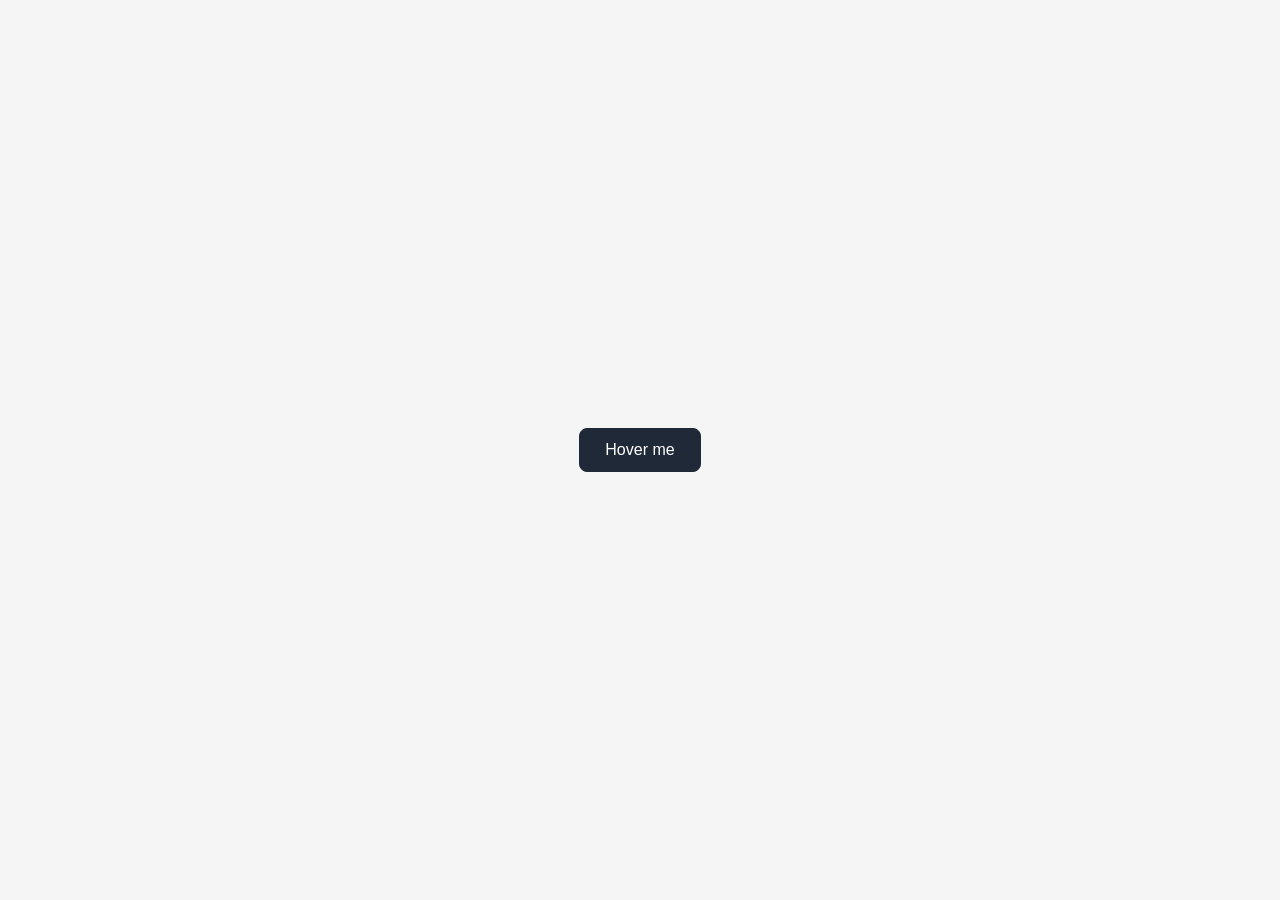
<file: Exercise/hover.html>
<!DOCTYPE html>
<html lang="en">

<head>
    <meta charset="UTF-8">
    <meta name="viewport" content="width=device-width, initial-scale=1.0">
    <title>Hover</title>
    <style>
        * {
            margin: 0;
            padding: 0;
            box-sizing: border-box;
        }

        body {
            display: flex;
            justify-content: center;
            align-items: center;
            min-height: 100vh;
            padding: 20px;
            font-family: Arial, sans-serif;
            background: #f5f5f5;
        }

        #hover-btn {
            width: 100%;
            max-width: 220px;
            font-size: 16px;
        }

        @media (max-width:480px) {
            #hover-btn {
                max-width: 100%;
            }
        }
    </style>
</head>

<body>

    <div>
        <button id="hover-btn">Hover me</button>
    </div>


    <script>
        const hoverBtn = document.getElementById("hover-btn");

        hoverBtn.style.padding = "12px 25px";
        hoverBtn.style.color = "white";
        hoverBtn.style.border = "1px solid #1f2937";
        hoverBtn.style.borderRadius = "8px";
        hoverBtn.style.backgroundColor = "#1f2937";
        hoverBtn.style.transition = "0.3s ease";
        hoverBtn.style.cursor = "pointer";

        hoverBtn.addEventListener("mouseenter", function () {
            hoverBtn.style.backgroundColor = "#6366f1";
            hoverBtn.style.color = "white";
            hoverBtn.style.border = "1px solid #4f46e5";
            hoverBtn.style.transform = "scale(1.03)";
        });

        hoverBtn.addEventListener("mouseout", function () {
            hoverBtn.style.backgroundColor = "#1f2937";
            hoverBtn.style.color = "white";
            hoverBtn.style.border = "1px solid #1f2937";
            hoverBtn.style.transform = "scale(1)";
        });
    </script>

</body>

</html>
</file>
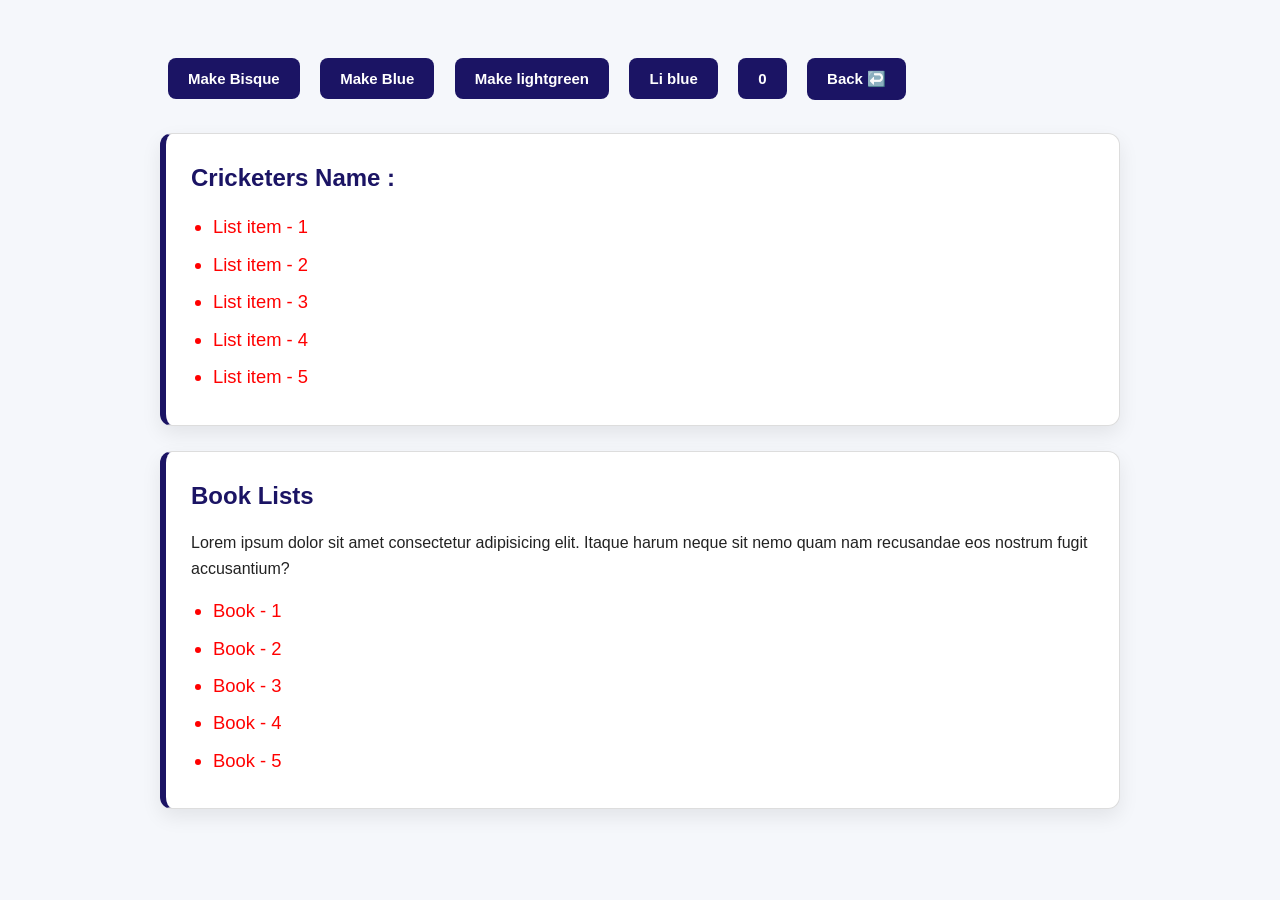
<file: Exercise/practice-dom.html>
<!DOCTYPE html>
<html lang="en">

<head>
    <meta charset="UTF-8">
    <meta name="viewport" content="width=device-width, initial-scale=1.0">
    <title>DOM</title>

    <style>
        * {
            margin: 0;
            padding: 0;
            box-sizing: border-box;
        }

        body {
            max-width: 1000px;
            margin: 30px auto;
            padding: 20px;
            font-family: Arial, Helvetica, sans-serif;
            background: #f5f7fb;
            color: #222;
            line-height: 1.6;
        }

        button {
            padding: 12px 20px;
            border: none;
            border-radius: 8px;
            background: #1B1464;
            color: white;
            font-size: 15px;
            font-weight: 600;
            cursor: pointer;
            margin: 8px;
            transition: .3s;
        }

        button:hover {
            background: #3129a0;
            transform: translateY(-2px);
        }

        button:active {
            transform: scale(.96);
        }

        button a {
            color: white;
            text-decoration: none;
        }

        .section-design {
            background: white;
            border: 1px solid #ddd;
            border-left: 6px solid #1B1464;
            border-radius: 12px;
            padding: 25px;
            margin-top: 25px;
            box-shadow: 0 8px 20px rgba(0, 0, 0, .08);
        }

        h1 {
            margin-bottom: 15px;
            color: #1B1464;
        }

        p {
            margin-bottom: 15px;
        }

        ul {
            padding-left: 22px;
        }

        li {
            margin: 8px 0;
        }

        /* Tablet */
        @media(max-width:768px) {

            body {
                padding: 15px;
            }

            button {
                width: calc(50% - 18px);
                margin: 8px;
            }
        }

        /* Mobile */
        @media(max-width:576px) {

            body {
                margin: 10px auto;
                padding: 12px;
            }

            button {
                width: 100%;
                margin: 8px 0;
            }

            .section-design {
                padding: 18px;
            }

            h1 {
                font-size: 24px;
            }
        }
    </style>

</head>

<body id="body">

    <button onclick="makeBisque()">Make Bisque</button>
    <button id="make-blue">Make Blue</button>
    <button id="lightgreen-btn">Make lightgreen</button>

    <button id="make-li-blue">Li blue</button>

    <button id="count"> 0</button>
    <button><a href="../index.html">Back ↩️</a></button>


    <section id="players-section">
        <h1 class="players-headiing" id="heading"> Players Name :</h1>

    </section>









    <script>

        const makeLiBlue = document.getElementById("make-li-blue");
        makeLiBlue.onclick = function () {

            const allLi = document.getElementsByTagName("li");
            for (const li of allLi) {
                li.style.color = "blue"
            }
        }


        const countBtn = document.getElementById("count");
        let count = 0;
        countBtn.onclick = function () {
            count++;
            countBtn.innerText = count;
        }


        const playersSection = document.getElementById("players-section");
        const ul = document.createElement("ul");
        playersSection.appendChild(ul)

        ul.innerHTML = `
        <li>List item - 1</li>
    <li>List item - 2</li>
    <li>List item - 3</li>
    <li>List item - 4</li>
    <li>List item - 5</li>`



        const mainContainer = document.getElementById("body");
        const newSection = document.createElement("section")

        newSection.innerHTML = ` <h1>Book Lists</h1>
    <p>Lorem ipsum dolor sit amet consectetur adipisicing elit. Itaque harum neque sit nemo quam nam recusandae eos nostrum fugit accusantium?</p>

    <ul>
        <li>Book - 1</li>
        <li>Book - 2</li>
        <li>Book - 3</li>
        <li>Book - 4</li>
        <li>Book - 5</li>
    </ul>`

        mainContainer.appendChild(newSection)

        const allLi = document.getElementsByTagName("li");
        for (const li of allLi) {
            console.log(li)
            li.style.fontSize = "1.15em";
            li.style.color = "red"

        }

        const allSections = document.getElementsByTagName("section");
        for (const section of allSections) {
            section.classList.add("section-design");
        }


        const heading = document.getElementById("heading");
        console.log(heading.innerText)
        console.log(heading.classList)
        heading.innerText = "Cricketers Name :"




        function makeBisque() {
            document.body.style.backgroundColor = "bisque"
        }

        const btnMakeBlue = document.getElementById("make-blue");
        btnMakeBlue.onclick = function () {
            document.body.style.backgroundColor = "blue"
        }


        const btnLightGreen = document.getElementById("lightgreen-btn");
        btnLightGreen.onclick = function () {
            document.body.style.backgroundColor = "lightgreen"
        }

    </script>

</body>

</html>
</file>
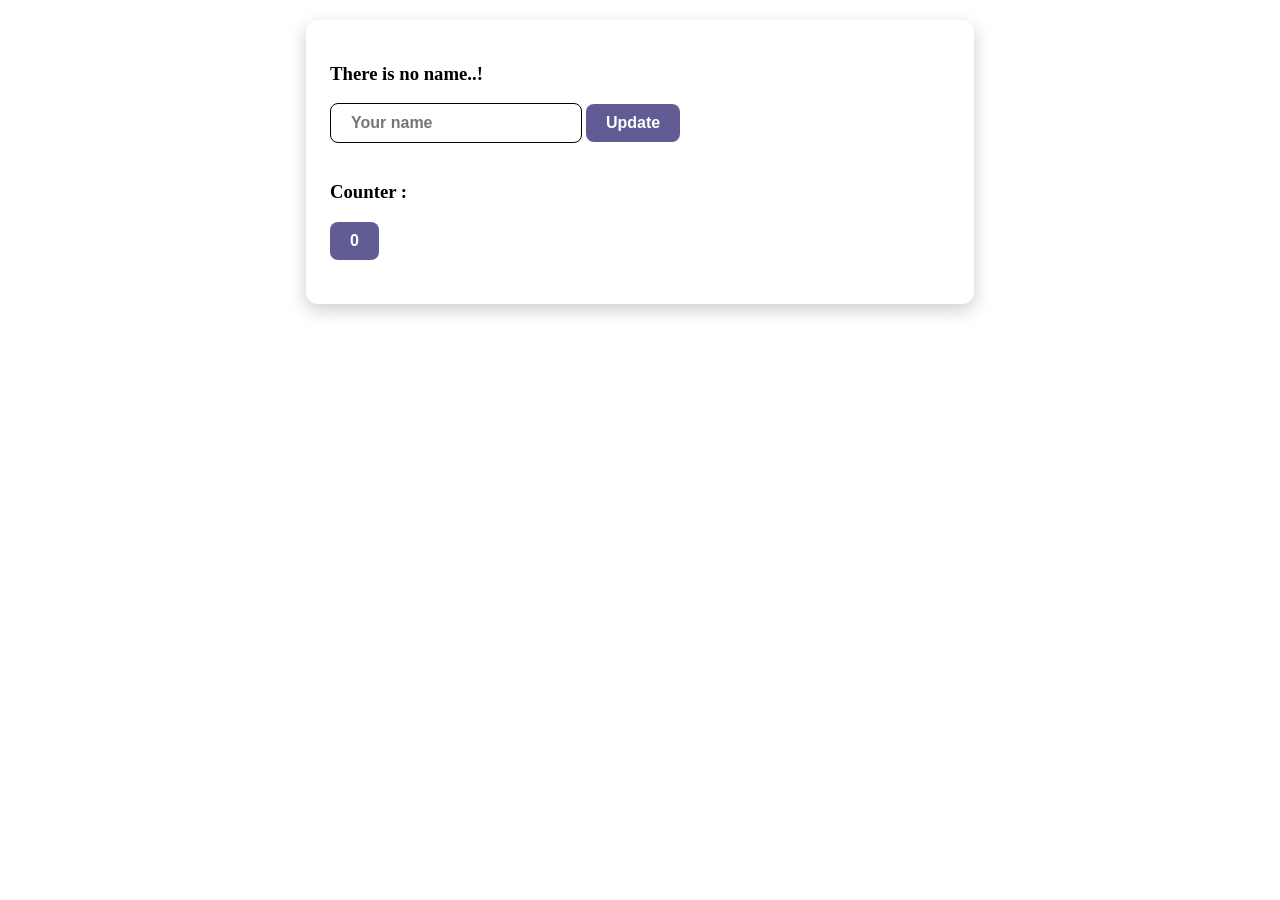
<file: Exercise/text-change.html>
<!DOCTYPE html>
<html lang="en">

<head>
    <meta charset="UTF-8">
    <meta name="viewport" content="width=device-width, initial-scale=1.0">
    <title>Text Change</title>
    <style>
        body {
            margin: 20px;
        }

        .box {
            max-width: 50%;
            margin: 0 auto;
            border: none;
            border-radius: 12px;
            padding: 24px;
            box-shadow: 0 6px 18px 0 rgba(0, 0, 0, 0.2);
        }

        button {
            padding: 10px 20px;
            border: none;
            border-radius: 8px;
            background-color: #1b1464b0;
            color: white;
            font-size: 16px;
            font-weight: 600;
            cursor: pointer;
            margin-bottom: 20px;
            transition: 0.3s;
        }

        button:hover {
            background-color: #1B1464;
            color: white;
        }

        button:active {
            transform: scale(0.98);
        }

        input {
            padding: 10px 20px;
            border: 1px solid black;
            border-radius: 8px;
            font-size: 16px;
            font-weight: 600;
            cursor: pointer;
            transition: 0.3s;
        }

        input:focus {
            border-color: #3b2af5;
            outline: none;
        }

        @media screen and (max-width:576px) {
            .box {
                max-width: 90%;
            }
        }
    </style>
</head>

<body>

    <div class="box">
        <h3 id="name-change">There is no name..!</h3>
        <input type="text" name="" id="input" placeholder="Your name">
        <button id="update-btn">Update</button>


        <br>
        <h3>Counter :</h3>
        <button id="count-btn">0</button>

    </div>




    <script>

        // Counter
        let count = 0;
        const countBtn = document.getElementById("count-btn")
        countBtn.addEventListener("click", function () {
            count++;
            countBtn.innerText = count;
        })



        // Text-Change
        document.getElementById("update-btn")
            .addEventListener("click", function () {
                const inputElement = document.getElementById("input");
                const valueOfInput = inputElement.value;

                const name = document.getElementById("name-change");
                name.style.fontSize = "20px"
                name.innerText = valueOfInput;
            })

    </script>

</body>

</html>
</file>
<file: styles/styles.css>
@import url('https://fonts.googleapis.com/css2?family=Poppins:wght@400;500;600;700&display=swap');


* {
    margin: 0;
    padding: 0;
    box-sizing: border-box;
}

body {
    font-family: 'Poppins', sans-serif;
    background: #f1f5f9;
    color: #1e293b;
    padding: 40px 20px;
    transition: 0.35s;
    line-height: 1.6;
}

.notice {
    background: linear-gradient(90deg, #f8fbff, #eef5ff);
    color: #1d4ed8;
    padding: 12px 16px;
    border: 1px solid #bfdbfe;
    border-left: 5px solid #2563eb;
    border-radius: 10px;
    font-size: 16px;
    font-weight: 600;
    box-shadow: 0 4px 12px rgba(37, 99, 235, 0.12);
    letter-spacing: 0.5px;
}


.container {
    max-width: 1200px;
    margin: auto;
    background: #ffffff;
    padding: 35px;
    border-radius: 20px;
    box-shadow: 0 15px 40px rgba(0, 0, 0, .08);
}

/* Headings  */

h1 {
    text-align: center;
    font-size: 42px;
    color: #312e81;
    margin: 35px 0;
}

h2 {
    color: #4338ca;
    margin-bottom: 18px;
    font-size: 28px;
}

/* Sections */

section {
    margin-bottom: 40px;
}


hr {
    border: none;
    height: 1px;
    background: #dbe4ef;
    margin: 40px 0;
}

/* Buttons styles */

button {
    padding: 13px 24px;
    margin: 8px;
    border: none;
    border-radius: 10px;
    background: #4338ca;
    color: #fff;
    font-size: 15px;
    font-weight: 600;
    cursor: pointer;
    transition: .3s;
    box-shadow: 0 6px 18px rgba(67, 56, 202, .18);
}

button:hover {
    background: #312e81;
    transform: translateY(-3px);
}

button:active {
    transform: scale(.97);
}

/* Input */

input {
    width: 320px;
    max-width: 100%;
    padding: 13px 16px;
    border: 2px solid #d1d5db;
    border-radius: 10px;
    outline: none;
    font-size: 15px;
    transition: .3s;
}

input:focus {
    border-color: #4338ca;
}

/* ==========================
   Navigation Page Links
========================== */

.pages {
    margin-bottom: 40px;
}

.pages h2 {
    margin: 25px 0 15px;
}

.pages a {
    display: inline-block;
    text-decoration: none;
    color: #334155;
    background: #fff;
    border: 1px solid #e2e8f0;
    border-radius: 10px;
    padding: 12px 18px;
    margin: 8px;
    transition: .3s;
    font-weight: 500;
}

.pages a:hover {
    background: #4338ca;
    color: #fff;
    border-color: #4338ca;
    transform: translateY(-2px);
}

/* ==========================
   Images
========================== */

img {
    max-width: 100%;
    height: auto;
}

/* ==========================
   Tablet
========================== */

@media (max-width:992px) {

    body {
        padding: 25px 15px;
    }

    .container {
        padding: 25px;
    }

    h1 {
        font-size: 34px;
    }

    h2 {
        font-size: 24px;
    }

    .pages a {
        display: block;
        width: 100%;
        margin: 10px 0;
    }

    button {
        margin: 8px 6px;
    }

}

/* ==========================
   Mobile
========================== */

@media (max-width:768px) {

    body {
        padding: 15px 10px;
    }

    .container {
        padding: 20px;
        border-radius: 15px;
    }

    h1 {
        font-size: 28px;
    }

    h2 {
        font-size: 22px;
    }

    button {
        width: 100%;
        margin: 8px 0;
        font-size: 15px;
    }

    input {
        width: 100%;
    }

    .pages a {
        display: block;
        width: 100%;
        text-align: center;
        margin: 8px 0;
    }

}

/* ==========================
   Small Mobile
========================== */

@media (max-width:480px) {

    body {
        padding: 10px;
    }

    .container {
        padding: 15px;
    }

    h1 {
        font-size: 24px;
    }

    h2 {
        font-size: 19px;
    }

    button {
        padding: 12px;
        font-size: 14px;
    }

    input {
        padding: 12px;
        font-size: 14px;
    }

}
</file>
<file: Exercise/1X_styles.css>
/* ===========================
   DOM Practice Playground UI
   =========================== */

* {
    margin: 0;
    padding: 0;
    box-sizing: border-box;
}

body {
    font-family: Arial, Helvetica, sans-serif;
    background: #f3f6fb;
    color: #1f2937;
    line-height: 1.6;
    padding: 40px 20px;
}

/* Container */

body {
    max-width: 1200px;
    margin: auto;
}

/* Sections */

section {
    background: #ffffff;
    padding: 30px;
    margin-bottom: 35px;
    border-radius: 18px;
    border: 1px solid #e5e7eb;
    box-shadow: 0 12px 30px rgba(0, 0, 0, .08);
    transition: .35s;
}

section:hover {
    transform: translateY(-4px);
    box-shadow: 0 18px 40px rgba(0, 0, 0, .12);
}

/* Headings */

h2 {
    font-size: 30px;
    margin-bottom: 8px;
    color: #111827;
}

h3 {
    font-size: 18px;
    margin-bottom: 18px;
    color: #374151;
}

p {
    color: #4b5563;
}

/* ===================
   Buttons
=================== */

button {
    border: none;
    border-radius: 10px;
    background: #2563eb;
    color: white;
    padding: 13px 22px;
    font-size: 15px;
    font-weight: bold;
    cursor: pointer;
    transition: .3s;
}

button:hover {
    background: #1d4ed8;
    transform: translateY(-3px);
    box-shadow: 0 12px 24px rgba(37, 99, 235, .25);
}

button:active {
    transform: scale(.98);
}

button:disabled {
    background: #bfc6d4;
    cursor: not-allowed;
    transform: none;
    box-shadow: none;
}

/* ===================
   Theme
=================== */

#theme-section div {
    display: flex;
    gap: 15px;
    flex-wrap: wrap;
    margin-top: 20px;
}

#theme-section button {
    flex: 1;
}

/* ===================
   Textarea
=================== */

textarea {
    width: 100%;
    min-height: 150px;
    padding: 15px;
    margin: 20px 0;
    resize: vertical;
    border-radius: 12px;
    border: 2px solid #d1d5db;
    outline: none;
    font-size: 16px;
    transition: .3s;
}

textarea:focus {
    border-color: #2563eb;
    box-shadow: 0 0 15px rgba(37, 99, 235, .15);
}

/* ===================
   Input
=================== */

input {
    width: 100%;
    padding: 14px;
    margin: 20px 0;
    border-radius: 12px;
    border: 2px solid #d1d5db;
    outline: none;
    font-size: 16px;
    transition: .3s;
}

input:focus {
    border-color: #2563eb;
    box-shadow: 0 0 15px rgba(37, 99, 235, .15);
}

/* ===================
   Comment Box
=================== */

#comment-container {
    margin-top: 25px;
}

#comment-container p {
    background: #f8fafc;
    border-left: 5px solid #2563eb;
    padding: 16px;
    border-radius: 10px;
    margin-bottom: 15px;
}

/* ===================
   List
=================== */

#item-add-btn {
    width: 100%;
}

#ol-list {
    margin-top: 25px;
    padding-left: 22px;
}

#ol-list li {
    background: #f9fafb;
    margin-bottom: 12px;
    padding: 15px;
    border-radius: 10px;
    cursor: pointer;
    transition: .3s;
}

#ol-list li:hover {
    background: #eef4ff;
    transform: translateX(6px);
}

/* ===================
   Cards
=================== */

.full-width-add-btn {
    margin-bottom: 25px;
}

.full-width-add-btn button {
    width: 100%;
}

#card-container {
    display: grid;
    grid-template-columns: repeat(auto-fit, minmax(280px, 1fr));
    gap: 22px;
}

.card {
    background: white;
    border: 1px solid #e5e7eb;
    border-radius: 16px;
    padding: 24px;
    box-shadow: 0 10px 25px rgba(0, 0, 0, .08);
    transition: .35s;
}

.card:hover {
    transform: translateY(-8px);
    box-shadow: 0 20px 35px rgba(0, 0, 0, .15);
}

.card h2,
.card h3 {
    margin-bottom: 12px;
}

.card p {
    margin-bottom: 20px;
}

.remove-card-btn {
    background: #ef4444;
}

.remove-card-btn:hover {
    background: #dc2626;
}

/* ===================
   Scrollbar
=================== */

::-webkit-scrollbar {
    width: 10px;
}

::-webkit-scrollbar-track {
    background: #edf2f7;
}

::-webkit-scrollbar-thumb {
    background: #2563eb;
    border-radius: 20px;
}

::-webkit-scrollbar-thumb:hover {
    background: #1d4ed8;
}

/* ===================
   Responsive
=================== */

@media (max-width:576px) {

    body {
        padding: 15px;
    }

    section {
        padding: 20px;
        border-radius: 14px;
    }

    h2 {
        font-size: 24px;
    }

    h3 {
        font-size: 17px;
    }

    p {
        font-size: 15px;
    }

    #theme-section div {
        flex-direction: column;
    }

    #theme-section button {
        width: 100%;
    }

    button {
        width: 100%;
    }

    textarea {
        min-height: 120px;
    }

    #card-container {
        grid-template-columns: 1fr;
    }

    .card {
        padding: 20px;
    }
}
</file>
